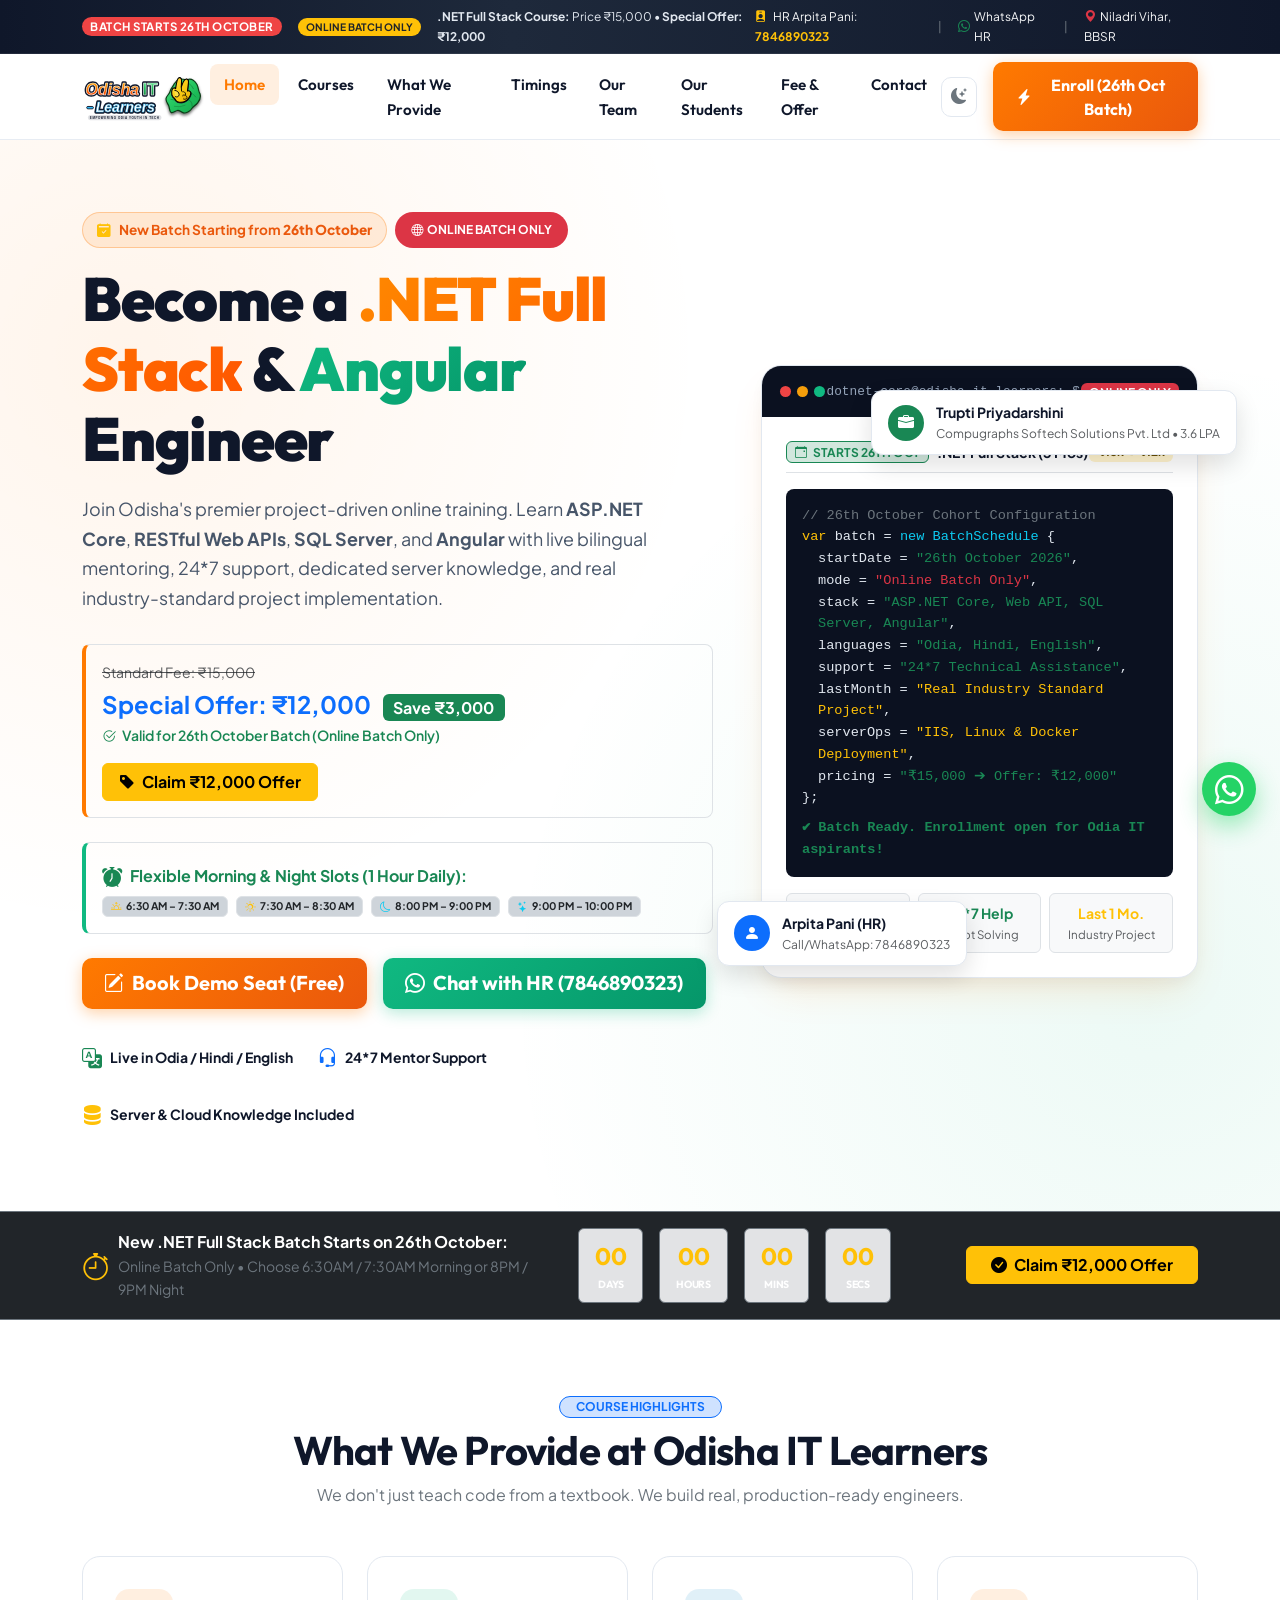
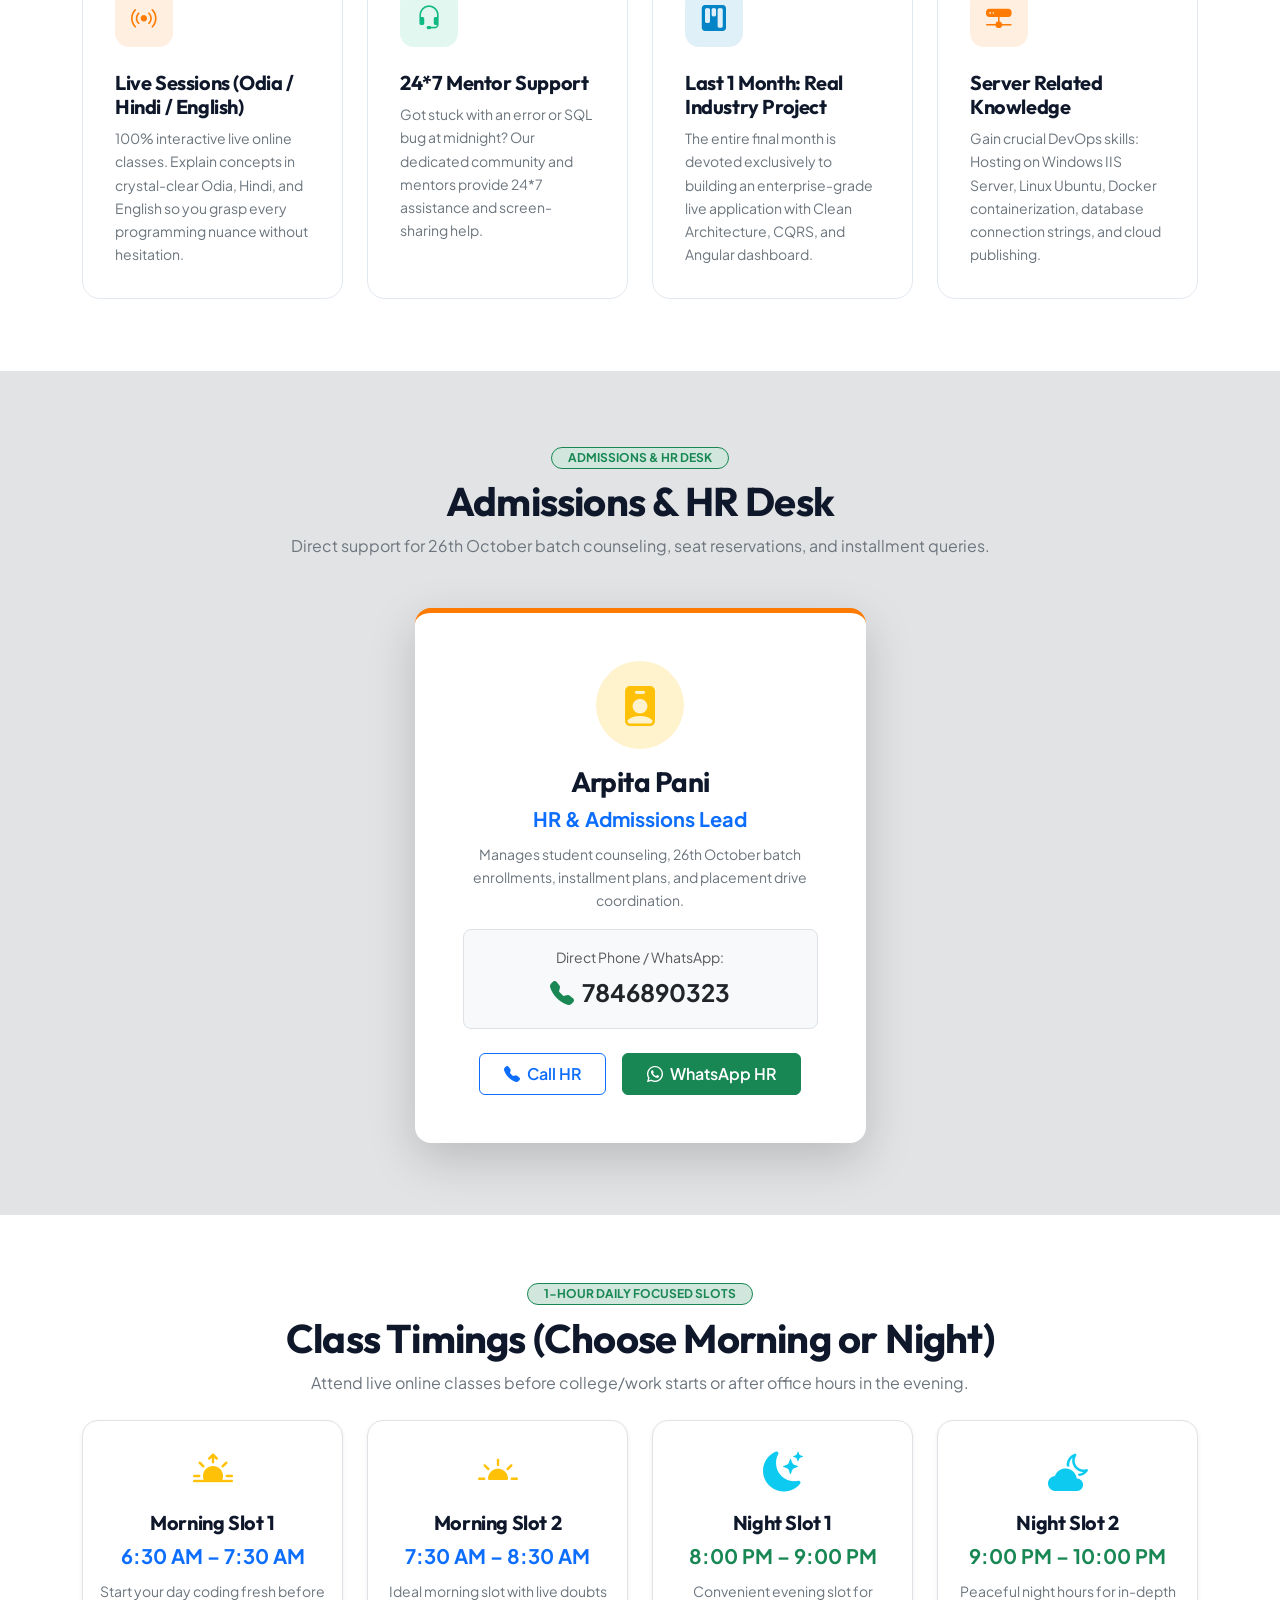
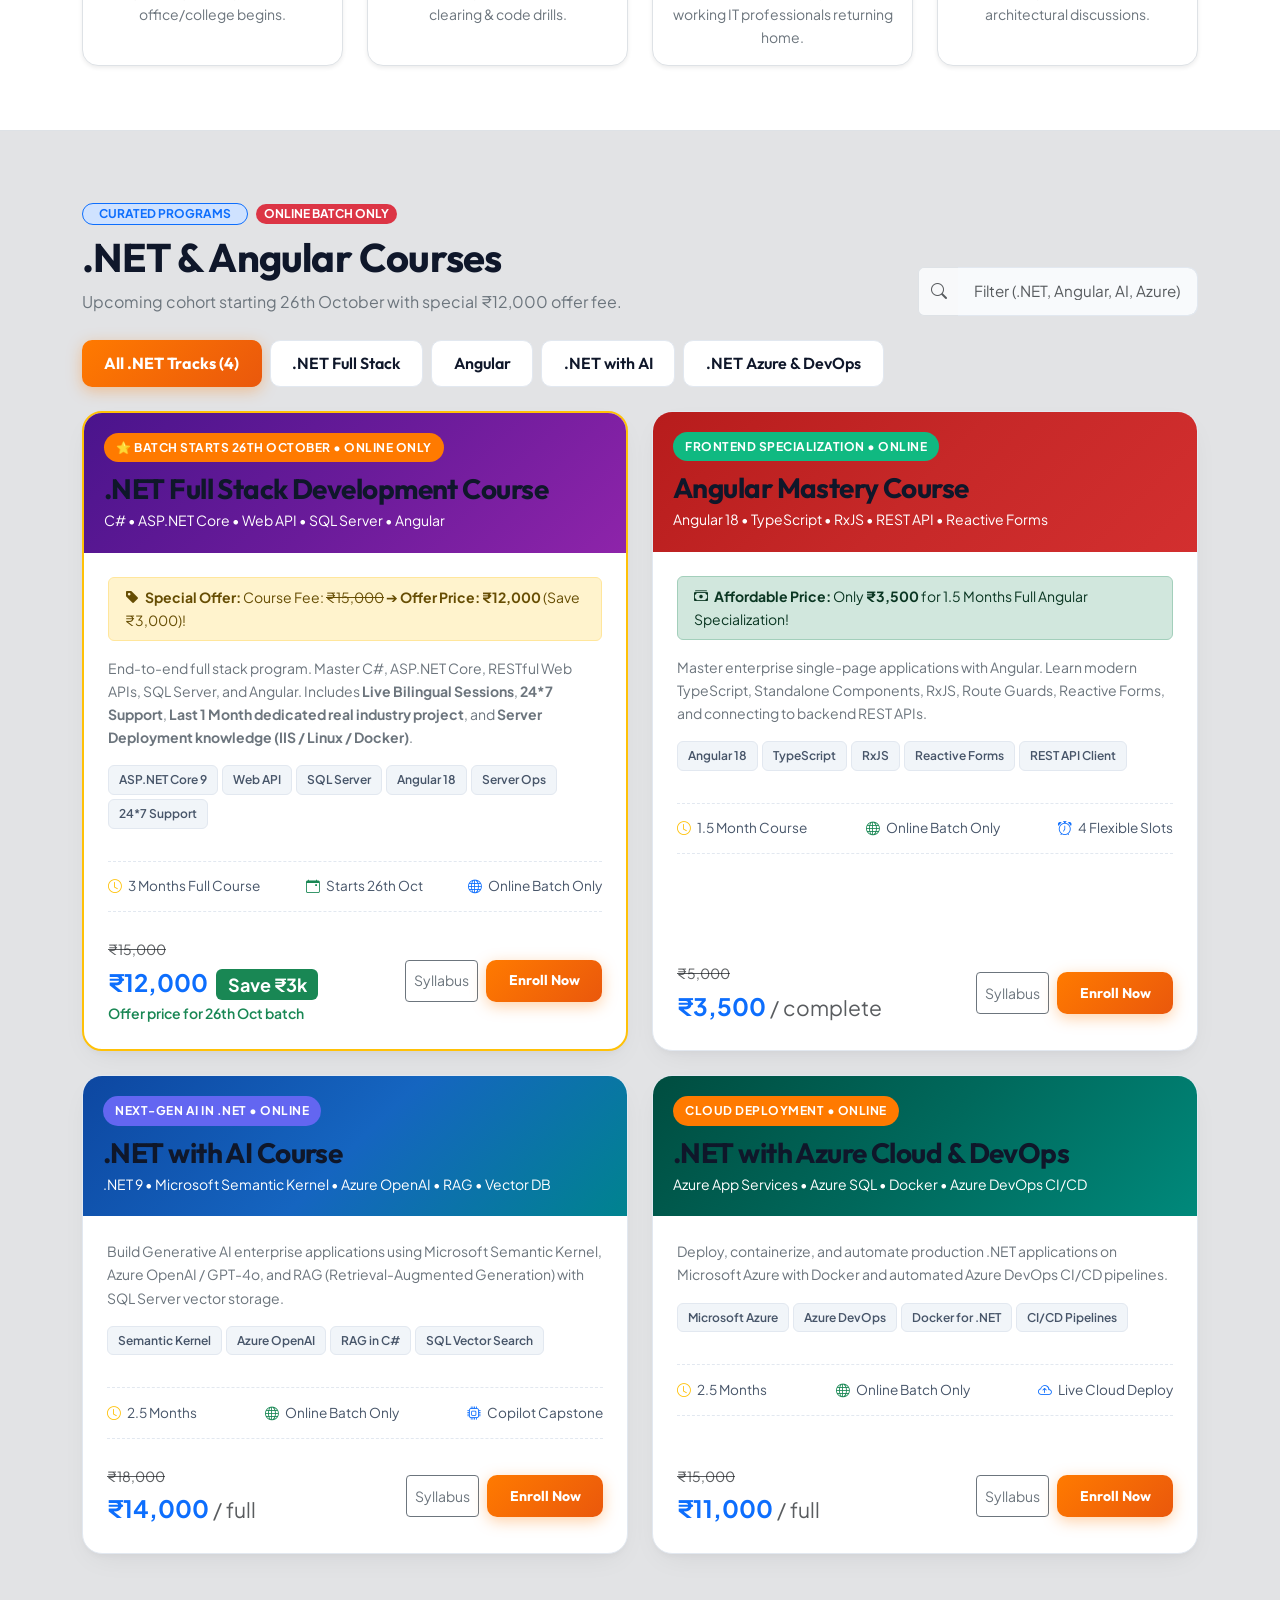
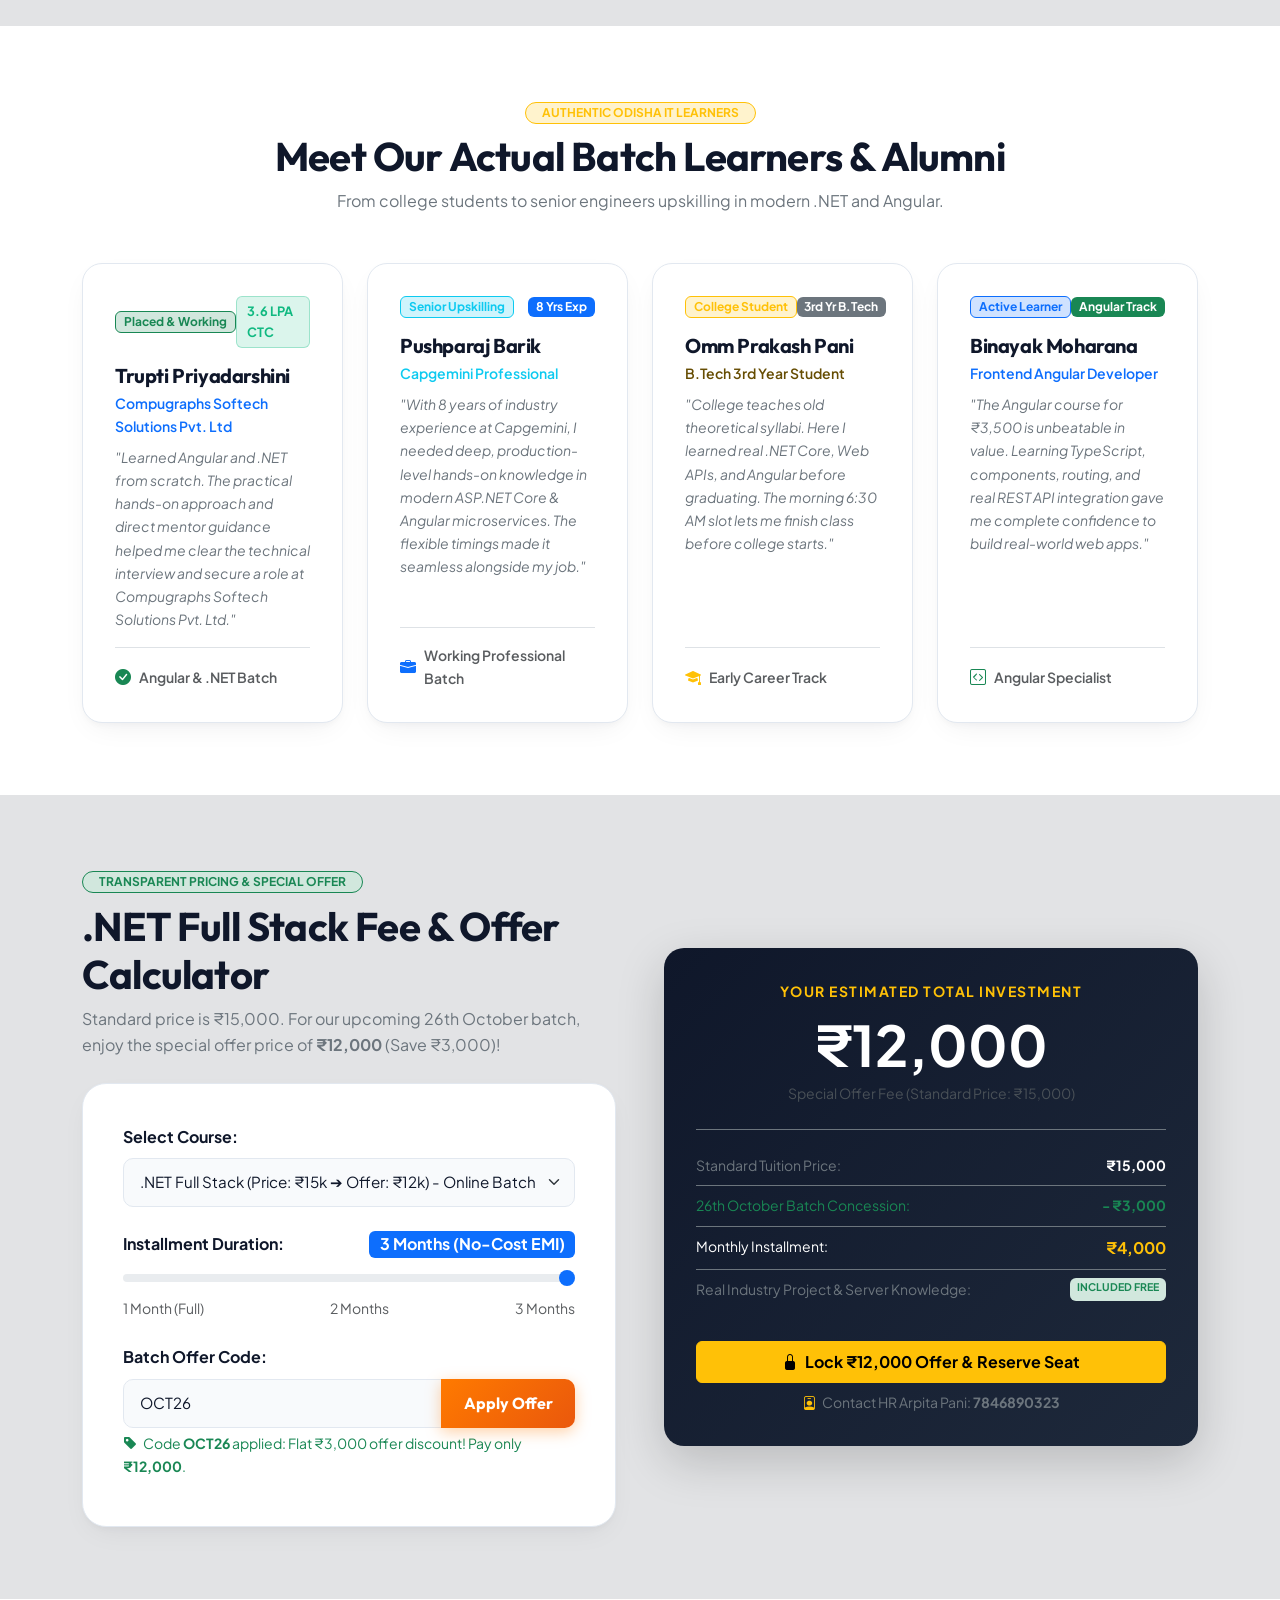
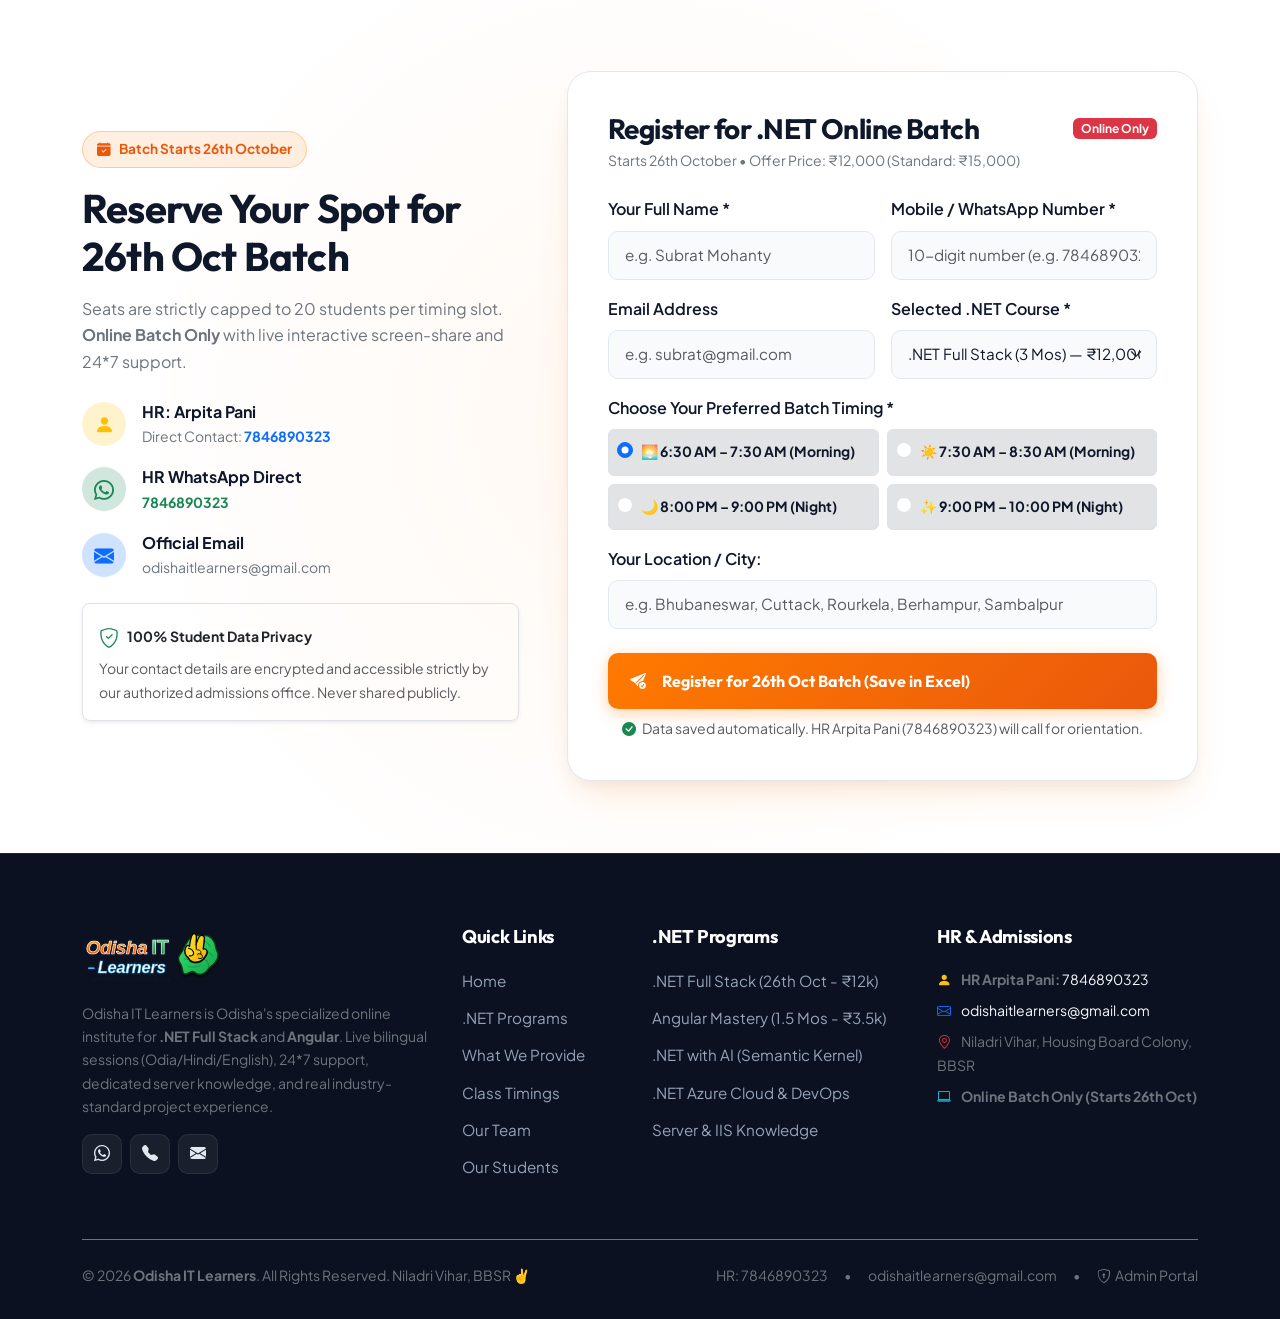
<file: index.html>
<!DOCTYPE html>
<html lang="en" data-bs-theme="light">
<head>
  <meta charset="UTF-8">
  <meta name="viewport" content="width=device-width, initial-scale=1.0">
  <meta name="description" content="Odisha IT Learners - Specialized Online IT Training Institute. New .NET Full Stack Batch Starting 26th October (Online Batch Only). Original Price ₹15k, Offer Price ₹12k. ASP.NET Core, Web API, SQL Server, Angular, Server Knowledge & 24*7 Support. HR Arpita Pani: 7846890323.">
  <meta name="keywords" content="DotNet Full Stack course online, Angular course Odisha, ASP.NET Core training, .NET course 26 October, Odisha IT Learners Niladri Vihar BBSR">
  <meta name="author" content="Odisha IT Learners">
  <title>Odisha IT Learners | .NET Full Stack & Angular (Online Batch Only - Starts 26th Oct)</title>

  <!-- Favicon -->
  <link rel="icon" type="image/svg+xml" href="assets/images/logo.svg">

  <!-- Bootstrap 5.3 CSS -->
  <link href="https://cdn.jsdelivr.net/npm/bootstrap@5.3.3/dist/css/bootstrap.min.css" rel="stylesheet" integrity="sha384-QWTKZyjpPEjISv5WaRU9OFeRpok6YctnYmDr5pNlyT2bRjXh0JMhjY6hW+ALEwIH" crossorigin="anonymous">

  <!-- Bootstrap Icons -->
  <link rel="stylesheet" href="https://cdn.jsdelivr.net/npm/bootstrap-icons@1.11.3/font/bootstrap-icons.min.css">

  <!-- Custom CSS -->
  <link rel="stylesheet" href="css/style.css">
</head>
<body>

  <!-- ==========================================================================
       TOP ANNOUNCEMENT BAR
       ========================================================================== -->
  <header class="top-announcement-bar d-none d-md-block">
    <div class="container">
      <div class="d-flex justify-content-between align-items-center">
        <div class="d-flex align-items-center gap-3">
          <span class="badge badge-live rounded-pill px-2 py-1">BATCH STARTS 26TH OCTOBER</span>
          <span class="badge bg-warning text-dark fw-bold rounded-pill px-2 py-1">ONLINE BATCH ONLY</span>
          <span class="small">
            <strong>.NET Full Stack Course:</strong> Price ₹15,000 • <strong>Special Offer: ₹12,000</strong>
          </span>
        </div>
        <div class="d-flex align-items-center gap-3 small">
          <span class="text-light">
            <i class="bi bi-person-badge-fill text-warning me-1"></i> HR Arpita Pani: 
            <a href="tel:7846890323" class="text-warning fw-bold text-decoration-none">7846890323</a>
          </span>
          <span class="text-secondary">|</span>
          <a href="https://wa.me/917846890323" target="_blank" class="text-light text-decoration-none d-flex align-items-center gap-1 hover-green">
            <i class="bi bi-whatsapp text-success"></i> WhatsApp HR
          </a>
          <span class="text-secondary">|</span>
          <span class="text-light"><i class="bi bi-geo-alt-fill text-danger me-1"></i>Niladri Vihar, BBSR</span>
        </div>
      </div>
    </div>
  </header>

  <!-- ==========================================================================
       MAIN NAVIGATION BAR
       ========================================================================== -->
  <nav class="navbar navbar-expand-lg oit-navbar">
    <div class="container">
      <!-- Brand Logo -->
      <a class="brand-logo-container" href="index.html">
        <img src="assets/images/logo.svg" alt="Odisha IT Learners Logo" class="brand-logo-img">
      </a>

      <!-- Mobile Toggle Buttons -->
      <div class="d-flex align-items-center gap-2 d-lg-none">
        <button class="theme-toggle-btn" id="themeToggleBtnMobile" aria-label="Toggle theme" onclick="document.getElementById('themeToggleBtn').click()">
          <i class="bi bi-moon-stars-fill"></i>
        </button>
        <button class="navbar-toggler border-0 shadow-none" type="button" data-bs-toggle="collapse" data-bs-target="#mainNavbar" aria-controls="mainNavbar" aria-expanded="false" aria-label="Toggle navigation">
          <span class="navbar-toggler-icon"></span>
        </button>
      </div>

      <!-- Nav Items -->
      <div class="collapse navbar-collapse" id="mainNavbar">
        <ul class="navbar-nav mx-auto mb-2 mb-lg-0 gap-lg-1">
          <li class="nav-item">
            <a class="nav-link active" href="index.html">Home</a>
          </li>
          <li class="nav-item">
            <a class="nav-link" href="#coursesSection">Courses</a>
          </li>
          <li class="nav-item">
            <a class="nav-link" href="#whatWeProvideSection">What We Provide</a>
          </li>
          <li class="nav-item">
            <a class="nav-link" href="#timingSection">Timings</a>
          </li>
          <li class="nav-item">
            <a class="nav-link" href="#teamSection">Our Team</a>
          </li>
          <li class="nav-item">
            <a class="nav-link" href="#studentsSection">Our Students</a>
          </li>
          <li class="nav-item">
            <a class="nav-link" href="#calculatorSection">Fee & Offer</a>
          </li>
          <li class="nav-item">
            <a class="nav-link" href="contact.html">Contact</a>
          </li>
        </ul>

        <!-- Right Action Controls -->
        <div class="d-flex align-items-center gap-3">
          <button class="theme-toggle-btn d-none d-lg-flex" id="themeToggleBtn" aria-label="Toggle color mode" title="Toggle Light/Dark Theme">
            <i class="bi bi-moon-stars-fill" id="themeIcon"></i>
          </button>
          <a href="#inquirySection" class="btn btn-oit-primary">
            <i class="bi bi-lightning-charge-fill"></i> Enroll (26th Oct Batch)
          </a>
        </div>
      </div>
    </div>
  </nav>

  <!-- ==========================================================================
       HERO SECTION
       ========================================================================== -->
  <section class="hero-section">
    <div class="container">
      <div class="row align-items-center g-5">
        
        <!-- Left Content -->
        <div class="col-lg-7">
          <div class="d-flex flex-wrap gap-2 mb-3">
            <div class="hero-pill-badge mb-0">
              <i class="bi bi-calendar2-check-fill text-warning"></i>
              <span>New Batch Starting from <strong>26th October</strong></span>
            </div>
            <span class="badge bg-danger text-white rounded-pill px-3 py-2 fw-bold d-inline-flex align-items-center">
              <i class="bi bi-globe me-1"></i> ONLINE BATCH ONLY
            </span>
          </div>

          <h1 class="hero-title">
            Become a <span class="text-gradient-orange">.NET Full Stack</span> & <span class="text-gradient-green">Angular</span> Engineer
          </h1>

          <p class="hero-description">
            Join Odisha's premier project-driven online training. Learn <strong>ASP.NET Core</strong>, <strong>RESTful Web APIs</strong>, <strong>SQL Server</strong>, and <strong>Angular</strong> with live bilingual mentoring, 24*7 support, dedicated server knowledge, and real industry-standard project implementation.
          </p>

          <!-- Price & Offer Callout Box -->
          <div class="p-3 rounded-3 mb-4 border bg-surface d-flex flex-wrap align-items-center justify-content-between gap-3" style="border-left: 4px solid var(--oit-orange) !important;">
            <div>
              <div class="small text-muted text-decoration-line-through">Standard Fee: ₹15,000</div>
              <div class="fs-4 fw-bold text-primary">
                Special Offer: ₹12,000 <span class="badge bg-success ms-2 fs-6">Save ₹3,000</span>
              </div>
              <div class="small text-success fw-semibold">
                <i class="bi bi-check2-circle me-1"></i> Valid for 26th October Batch (Online Batch Only)
              </div>
            </div>
            <div>
              <a href="#inquirySection" class="btn btn-warning fw-bold px-3">
                <i class="bi bi-tag-fill me-1"></i> Claim ₹12,000 Offer
              </a>
            </div>
          </div>

          <!-- Class Timings Pill -->
          <div class="p-3 rounded-3 mb-4 border bg-surface" style="border-left: 4px solid var(--oit-green) !important;">
            <div class="d-flex align-items-center gap-2 fw-bold text-success mb-1">
              <i class="bi bi-alarm-fill fs-5"></i> Flexible Morning & Night Slots (1 Hour Daily):
            </div>
            <div class="d-flex flex-wrap gap-2 small">
              <span class="badge bg-dark-subtle text-body border px-2 py-1"><i class="bi bi-sunrise me-1 text-warning"></i>6:30 AM – 7:30 AM</span>
              <span class="badge bg-dark-subtle text-body border px-2 py-1"><i class="bi bi-sun me-1 text-warning"></i>7:30 AM – 8:30 AM</span>
              <span class="badge bg-dark-subtle text-body border px-2 py-1"><i class="bi bi-moon me-1 text-info"></i>8:00 PM – 9:00 PM</span>
              <span class="badge bg-dark-subtle text-body border px-2 py-1"><i class="bi bi-stars me-1 text-info"></i>9:00 PM – 10:00 PM</span>
            </div>
          </div>

          <!-- Action Buttons -->
          <div class="d-flex flex-wrap gap-3 mb-4">
            <a href="#inquirySection" class="btn btn-oit-primary btn-lg">
              <i class="bi bi-pencil-square"></i> Book Demo Seat (Free)
            </a>
            <a href="https://wa.me/917846890323?text=Hi%20Arpita%20Ma'am%20(HR),%20I%20am%20interested%20in%20the%2026th%20October%20.NET%20Full%20Stack%20Online%20Batch" target="_blank" class="btn btn-oit-secondary btn-lg">
              <i class="bi bi-whatsapp"></i> Chat with HR (7846890323)
            </a>
          </div>

          <!-- Trust Badges -->
          <div class="d-flex flex-wrap align-items-center gap-4 pt-2">
            <div class="d-flex align-items-center gap-2">
              <i class="bi bi-translate text-success fs-5"></i>
              <span class="small fw-bold">Live in Odia / Hindi / English</span>
            </div>
            <div class="d-flex align-items-center gap-2">
              <i class="bi bi-headset text-primary fs-5"></i>
              <span class="small fw-bold">24*7 Mentor Support</span>
            </div>
            <div class="d-flex align-items-center gap-2">
              <i class="bi bi-server text-warning fs-5"></i>
              <span class="small fw-bold">Server & Cloud Knowledge Included</span>
            </div>
          </div>
        </div>

        <!-- Right Terminal / Visual -->
        <div class="col-lg-5 position-relative">
          <div class="hero-preview-window">
            <div class="terminal-header">
              <div class="terminal-dots">
                <span class="terminal-dot red"></span>
                <span class="terminal-dot yellow"></span>
                <span class="terminal-dot green"></span>
              </div>
              <div class="terminal-title">dotnet-core@odisha-it-learners:~$</div>
              <div><span class="badge bg-danger text-white py-1">ONLINE ONLY</span></div>
            </div>

            <div class="hero-preview-body">
              <div class="d-flex align-items-center justify-content-between mb-3 pb-2 border-bottom">
                <div class="d-flex align-items-center gap-2">
                  <span class="badge bg-success-subtle text-success border border-success px-2 py-1">
                    <i class="bi bi-calendar-event me-1"></i> STARTS 26TH OCT
                  </span>
                  <span class="small fw-bold">.NET Full Stack (3 Mos)</span>
                </div>
                <span class="badge bg-warning-subtle text-warning-emphasis fw-bold">₹15k ➔ ₹12k</span>
              </div>

              <!-- Terminal Code Animation -->
              <div class="p-3 rounded-3 mb-3" style="background: #0B1120; color: #E2E8F0; font-family: monospace; font-size: 0.85rem; line-height: 1.6;">
                <div><span class="text-secondary">// 26th October Cohort Configuration</span></div>
                <div><span class="text-warning">var</span> batch = <span class="text-info">new BatchSchedule</span> {</div>
                <div class="ps-3">startDate = <span class="text-success">"26th October 2026"</span>,</div>
                <div class="ps-3">mode = <span class="text-danger">"Online Batch Only"</span>,</div>
                <div class="ps-3">stack = <span class="text-success">"ASP.NET Core, Web API, SQL Server, Angular"</span>,</div>
                <div class="ps-3">languages = <span class="text-success">"Odia, Hindi, English"</span>,</div>
                <div class="ps-3">support = <span class="text-success">"24*7 Technical Assistance"</span>,</div>
                <div class="ps-3">lastMonth = <span class="text-warning">"Real Industry Standard Project"</span>,</div>
                <div class="ps-3">serverOps = <span class="text-warning">"IIS, Linux & Docker Deployment"</span>,</div>
                <div class="ps-3">pricing = <span class="text-success">"₹15,000 ➔ Offer: ₹12,000"</span></div>
                <div>};</div>
                <div class="mt-2 text-success fw-bold">✔ Batch Ready. Enrollment open for Odia IT aspirants!</div>
              </div>

              <!-- Mini Highlights Bar -->
              <div class="row g-2 text-center small">
                <div class="col-4">
                  <div class="p-2 rounded bg-light border">
                    <div class="fw-bold text-primary">Live Sessions</div>
                    <div class="text-muted" style="font-size: 0.72rem;">Odia / Eng / Hin</div>
                  </div>
                </div>
                <div class="col-4">
                  <div class="p-2 rounded bg-light border">
                    <div class="fw-bold text-success">24*7 Help</div>
                    <div class="text-muted" style="font-size: 0.72rem;">Doubt Solving</div>
                  </div>
                </div>
                <div class="col-4">
                  <div class="p-2 rounded bg-light border">
                    <div class="fw-bold text-warning">Last 1 Mo.</div>
                    <div class="text-muted" style="font-size: 0.72rem;">Industry Project</div>
                  </div>
                </div>
              </div>
            </div>
          </div>

          <!-- Floating HR Pill -->
          <div class="floating-stat-pill floating-pill-1">
            <div class="bg-primary text-white rounded-circle p-2 d-flex align-items-center justify-content-center" style="width: 36px; height: 36px;">
              <i class="bi bi-person-fill"></i>
            </div>
            <div>
              <div class="small fw-bold">Arpita Pani (HR)</div>
              <div class="text-muted" style="font-size: 0.75rem;">Call/WhatsApp: 7846890323</div>
            </div>
          </div>

          <!-- Floating Student Pill -->
          <div class="floating-stat-pill floating-pill-2">
            <div class="bg-success text-white rounded-circle p-2 d-flex align-items-center justify-content-center" style="width: 36px; height: 36px;">
              <i class="bi bi-briefcase-fill"></i>
            </div>
            <div>
              <div class="small fw-bold">Trupti Priyadarshini</div>
              <div class="text-muted" style="font-size: 0.75rem;">Compugraphs Softech Solutions Pvt. Ltd • 3.6 LPA</div>
            </div>
          </div>
        </div>

      </div>
    </div>
  </section>

  <!-- ==========================================================================
       NEXT BATCH COUNTDOWN (TARGET: 26TH OCTOBER)
       ========================================================================== -->
  <section class="py-3 bg-dark text-white border-top border-bottom border-secondary">
    <div class="container">
      <div class="row align-items-center g-3">
        <div class="col-lg-5 text-center text-lg-start">
          <div class="d-flex align-items-center justify-content-center justify-content-lg-start gap-2">
            <i class="bi bi-stopwatch text-warning fs-3"></i>
            <div>
              <div class="fw-bold">New .NET Full Stack Batch Starts on 26th October:</div>
              <div class="small text-secondary">Online Batch Only • Choose 6:30AM / 7:30AM Morning or 8PM / 9PM Night</div>
            </div>
          </div>
        </div>

        <div class="col-lg-4 text-center">
          <div class="d-flex justify-content-center gap-2 gap-sm-3 font-heading fw-bold">
            <div class="bg-secondary-subtle text-white p-2 rounded px-3 border border-secondary text-center">
              <span id="cdDays" class="fs-4 text-warning">14</span>
              <div class="text-uppercase" style="font-size: 0.65rem;">Days</div>
            </div>
            <div class="bg-secondary-subtle text-white p-2 rounded px-3 border border-secondary text-center">
              <span id="cdHours" class="fs-4 text-warning">16</span>
              <div class="text-uppercase" style="font-size: 0.65rem;">Hours</div>
            </div>
            <div class="bg-secondary-subtle text-white p-2 rounded px-3 border border-secondary text-center">
              <span id="cdMins" class="fs-4 text-warning">45</span>
              <div class="text-uppercase" style="font-size: 0.65rem;">Mins</div>
            </div>
            <div class="bg-secondary-subtle text-white p-2 rounded px-3 border border-secondary text-center">
              <span id="cdSecs" class="fs-4 text-warning">10</span>
              <div class="text-uppercase" style="font-size: 0.65rem;">Secs</div>
            </div>
          </div>
        </div>

        <div class="col-lg-3 text-center text-lg-end">
          <a href="#inquirySection" class="btn btn-warning fw-bold px-4">
            <i class="bi bi-check-circle-fill me-1"></i> Claim ₹12,000 Offer
          </a>
        </div>
      </div>
    </div>
  </section>

  <!-- ==========================================================================
       WHAT WE PROVIDE (4 PILLARS OF OUR TRAINING)
       ========================================================================== -->
  <section class="py-5" id="whatWeProvideSection">
    <div class="container py-4">
      <div class="text-center max-w-700 mx-auto mb-5">
        <span class="badge rounded-pill bg-primary-subtle text-primary border border-primary px-3 py-1 fw-bold text-uppercase">Course Highlights</span>
        <h2 class="display-6 fw-bold mt-2">What We Provide at Odisha IT Learners</h2>
        <p class="text-secondary">We don't just teach code from a textbook. We build real, production-ready engineers.</p>
      </div>

      <div class="row g-4">
        <!-- Feature 1: Live Sessions -->
        <div class="col-md-6 col-lg-3">
          <div class="feature-card">
            <div class="feature-icon-wrapper feature-icon-orange">
              <i class="bi bi-broadcast"></i>
            </div>
            <h5 class="fw-bold mb-2">Live Sessions (Odia / Hindi / English)</h5>
            <p class="text-secondary small mb-0">
              100% interactive live online classes. Explain concepts in crystal-clear Odia, Hindi, and English so you grasp every programming nuance without hesitation.
            </p>
          </div>
        </div>

        <!-- Feature 2: 24*7 Support -->
        <div class="col-md-6 col-lg-3">
          <div class="feature-card">
            <div class="feature-icon-wrapper feature-icon-green">
              <i class="bi bi-headset"></i>
            </div>
            <h5 class="fw-bold mb-2">24*7 Mentor Support</h5>
            <p class="text-secondary small mb-0">
              Got stuck with an error or SQL bug at midnight? Our dedicated community and mentors provide 24*7 assistance and screen-sharing help.
            </p>
          </div>
        </div>

        <!-- Feature 3: Last 1 Month Industry Project -->
        <div class="col-md-6 col-lg-3">
          <div class="feature-card">
            <div class="feature-icon-wrapper feature-icon-blue">
              <i class="bi bi-kanban-fill"></i>
            </div>
            <h5 class="fw-bold mb-2">Last 1 Month: Real Industry Project</h5>
            <p class="text-secondary small mb-0">
              The entire final month is devoted exclusively to building an enterprise-grade live application with Clean Architecture, CQRS, and Angular dashboard.
            </p>
          </div>
        </div>

        <!-- Feature 4: Server Related Knowledge -->
        <div class="col-md-6 col-lg-3">
          <div class="feature-card">
            <div class="feature-icon-wrapper feature-icon-orange">
              <i class="bi bi-hdd-network-fill"></i>
            </div>
            <h5 class="fw-bold mb-2">Server Related Knowledge</h5>
            <p class="text-secondary small mb-0">
              Gain crucial DevOps skills: Hosting on Windows IIS Server, Linux Ubuntu, Docker containerization, database connection strings, and cloud publishing.
            </p>
          </div>
        </div>
      </div>
    </div>
  </section>

  <!-- ==========================================================================
       OUR TEAM (HR & ADMISSIONS LEAD)
       ========================================================================== -->
  <section class="py-5 bg-secondary-subtle" id="teamSection">
    <div class="container py-4">
      <div class="text-center max-w-700 mx-auto mb-5">
        <span class="badge rounded-pill bg-success-subtle text-success border border-success px-3 py-1 fw-bold text-uppercase">Admissions & HR Desk</span>
        <h2 class="display-6 fw-bold mt-2">Admissions & HR Desk</h2>
        <p class="text-secondary">Direct support for 26th October batch counseling, seat reservations, and installment queries.</p>
      </div>

      <div class="row justify-content-center">
        <!-- Team Member: Arpita Pani (HR) -->
        <div class="col-md-8 col-lg-5">
          <div class="card h-100 border-0 shadow-lg text-center p-4 p-md-5 rounded-4" style="border-top: 5px solid var(--oit-orange) !important;">
            <div class="mx-auto mb-3 bg-warning-subtle text-warning rounded-circle d-flex align-items-center justify-content-center" style="width: 88px; height: 88px; font-size: 2.5rem;">
              <i class="bi bi-person-badge-fill"></i>
            </div>
            <h3 class="fw-bold mb-1">Arpita Pani</h3>
            <div class="text-primary fw-bold fs-5 mb-2">HR & Admissions Lead</div>
            <p class="text-secondary small mb-3">
              Manages student counseling, 26th October batch enrollments, installment plans, and placement drive coordination.
            </p>
            <div class="p-3 rounded-3 bg-light border mb-4">
              <div class="small text-muted mb-1">Direct Phone / WhatsApp:</div>
              <a href="tel:7846890323" class="fw-bold text-decoration-none fs-4 text-dark d-flex align-items-center justify-content-center gap-2">
                <i class="bi bi-telephone-fill text-success"></i> 7846890323
              </a>
            </div>
            <div class="d-flex justify-content-center gap-3">
              <a href="tel:7846890323" class="btn btn-outline-primary px-4 py-2 fw-semibold">
                <i class="bi bi-telephone-fill me-1"></i> Call HR
              </a>
              <a href="https://wa.me/917846890323?text=Hello%20Arpita%20Ma'am%20(HR),%20I%20have%20an%20inquiry%20regarding%20the%2026th%20October%20.NET%20batch" target="_blank" class="btn btn-success px-4 py-2 fw-semibold">
                <i class="bi bi-whatsapp me-1"></i> WhatsApp HR
              </a>
            </div>
          </div>
        </div>
      </div>
    </div>
  </section>

  <!-- ==========================================================================
       DEDICATED CLASS TIMINGS SECTION
       ========================================================================== -->
  <section class="py-5 bg-surface border-bottom" id="timingSection">
    <div class="container py-3">
      <div class="text-center max-w-700 mx-auto mb-4">
        <span class="badge rounded-pill bg-success-subtle text-success border border-success px-3 py-1 fw-bold text-uppercase">1-Hour Daily Focused Slots</span>
        <h2 class="display-6 fw-bold mt-2">Class Timings (Choose Morning or Night)</h2>
        <p class="text-secondary mb-0">Attend live online classes before college/work starts or after office hours in the evening.</p>
      </div>

      <div class="row g-4 justify-content-center">
        <!-- Morning Slot 1 -->
        <div class="col-sm-6 col-lg-3">
          <div class="card h-100 border text-center p-3 rounded-4 shadow-sm">
            <div class="mx-auto mb-2 text-warning fs-1"><i class="bi bi-sunrise-fill"></i></div>
            <h5 class="fw-bold mb-1">Morning Slot 1</h5>
            <div class="fs-5 fw-bold text-primary mb-2">6:30 AM – 7:30 AM</div>
            <p class="text-secondary small mb-0">Start your day coding fresh before office/college begins.</p>
          </div>
        </div>

        <!-- Morning Slot 2 -->
        <div class="col-sm-6 col-lg-3">
          <div class="card h-100 border text-center p-3 rounded-4 shadow-sm">
            <div class="mx-auto mb-2 text-warning fs-1"><i class="bi bi-brightness-alt-high-fill"></i></div>
            <h5 class="fw-bold mb-1">Morning Slot 2</h5>
            <div class="fs-5 fw-bold text-primary mb-2">7:30 AM – 8:30 AM</div>
            <p class="text-secondary small mb-0">Ideal morning slot with live doubts clearing & code drills.</p>
          </div>
        </div>

        <!-- Night Slot 1 -->
        <div class="col-sm-6 col-lg-3">
          <div class="card h-100 border text-center p-3 rounded-4 shadow-sm">
            <div class="mx-auto mb-2 text-info fs-1"><i class="bi bi-moon-stars-fill"></i></div>
            <h5 class="fw-bold mb-1">Night Slot 1</h5>
            <div class="fs-5 fw-bold text-success mb-2">8:00 PM – 9:00 PM</div>
            <p class="text-secondary small mb-0">Convenient evening slot for working IT professionals returning home.</p>
          </div>
        </div>

        <!-- Night Slot 2 -->
        <div class="col-sm-6 col-lg-3">
          <div class="card h-100 border text-center p-3 rounded-4 shadow-sm">
            <div class="mx-auto mb-2 text-info fs-1"><i class="bi bi-cloud-moon-fill"></i></div>
            <h5 class="fw-bold mb-1">Night Slot 2</h5>
            <div class="fs-5 fw-bold text-success mb-2">9:00 PM – 10:00 PM</div>
            <p class="text-secondary small mb-0">Peaceful night hours for in-depth architectural discussions.</p>
          </div>
        </div>
      </div>
    </div>
  </section>

  <!-- ==========================================================================
       ALL .NET RELATED COURSES (CATALOG)
       ========================================================================== -->
  <section class="py-5 bg-secondary-subtle" id="coursesSection">
    <div class="container py-4">
      <div class="d-flex flex-column flex-md-row justify-content-between align-items-md-end mb-4">
        <div>
          <div class="d-flex align-items-center gap-2">
            <span class="badge rounded-pill bg-primary-subtle text-primary border border-primary px-3 py-1 fw-bold text-uppercase">Curated Programs</span>
            <span class="badge bg-danger text-white rounded-pill px-2 py-1 small fw-bold">ONLINE BATCH ONLY</span>
          </div>
          <h2 class="display-6 fw-bold mt-2">.NET & Angular Courses</h2>
          <p class="text-secondary mb-0">Upcoming cohort starting 26th October with special ₹12,000 offer fee.</p>
        </div>

        <!-- Search Bar -->
        <div class="mt-3 mt-md-0" style="min-width: 280px;">
          <div class="input-group">
            <span class="input-group-text bg-surface border-end-0"><i class="bi bi-search text-muted"></i></span>
            <input type="text" id="courseSearchInput" class="form-control border-start-0" placeholder="Filter (.NET, Angular, AI, Azure)">
          </div>
        </div>
      </div>

      <!-- Category Filter Tabs -->
      <div class="d-flex flex-wrap gap-2 mb-4">
        <button class="btn btn-oit-primary active" data-course-filter="all">All .NET Tracks (4)</button>
        <button class="btn btn-oit-outline" data-course-filter="fullstack">.NET Full Stack</button>
        <button class="btn btn-oit-outline" data-course-filter="angular">Angular</button>
        <button class="btn btn-oit-outline" data-course-filter="ai">.NET with AI</button>
        <button class="btn btn-oit-outline" data-course-filter="azure">.NET Azure & DevOps</button>
      </div>

      <!-- Course Cards Grid -->
      <div class="row g-4" id="courseCardGrid">
        
        <!-- Course 1: .NET Full Stack Development Course -->
        <div class="col-md-6 col-lg-6 course-item-col" data-category="fullstack">
          <div class="course-card border-warning" style="border-width: 2px;">
            <div class="course-banner java-fullstack text-white" style="background: linear-gradient(135deg, #4A148C 0%, #6A1B9A 50%, #8E24AA 100%);">
              <span class="course-badge-top badge-trending">⭐ Batch Starts 26th October • Online Only</span>
              <div>
                <h3 class="fw-bold mb-1">.NET Full Stack Development Course</h3>
                <div class="small opacity-90">C# • ASP.NET Core • Web API • SQL Server • Angular</div>
              </div>
            </div>
            <div class="course-card-body">
              <div class="alert alert-warning py-2 px-3 small mb-3">
                <i class="bi bi-tag-fill me-1"></i> <strong>Special Offer:</strong> Course Fee: <span class="text-decoration-line-through">₹15,000</span> ➔ <strong>Offer Price: ₹12,000</strong> (Save ₹3,000)!
              </div>

              <p class="text-secondary small mb-3">
                End-to-end full stack program. Master C#, ASP.NET Core, RESTful Web APIs, SQL Server, and Angular. Includes <strong>Live Bilingual Sessions</strong>, <strong>24*7 Support</strong>, <strong>Last 1 Month dedicated real industry project</strong>, and <strong>Server Deployment knowledge (IIS / Linux / Docker)</strong>.
              </p>
              
              <div class="course-tags-wrapper d-flex flex-wrap gap-1 mb-3">
                <span class="course-tech-tag">ASP.NET Core 9</span>
                <span class="course-tech-tag">Web API</span>
                <span class="course-tech-tag">SQL Server</span>
                <span class="course-tech-tag">Angular 18</span>
                <span class="course-tech-tag">Server Ops</span>
                <span class="course-tech-tag">24*7 Support</span>
              </div>

              <div class="course-meta-row">
                <span><i class="bi bi-clock me-1 text-warning"></i> 3 Months Full Course</span>
                <span><i class="bi bi-calendar-event me-1 text-success"></i> Starts 26th Oct</span>
                <span><i class="bi bi-globe me-1 text-primary"></i> Online Batch Only</span>
              </div>

              <div class="d-flex align-items-center justify-content-between mt-auto pt-2">
                <div>
                  <span class="text-decoration-line-through text-muted small">₹15,000</span>
                  <div class="fw-bold fs-4 text-primary">₹12,000 <span class="badge bg-success ms-1 small">Save ₹3k</span></div>
                  <div class="text-success small fw-semibold">Offer price for 26th Oct batch</div>
                </div>
                <div class="d-flex gap-2">
                  <button class="btn btn-sm btn-outline-secondary" data-bs-toggle="modal" data-bs-target="#syllabusDetailModal" data-course-key="dotnet-fullstack">
                    Syllabus
                  </button>
                  <a href="#inquirySection" class="btn btn-sm btn-oit-primary">Enroll Now</a>
                </div>
              </div>
            </div>
          </div>
        </div>

        <!-- Course 2: Angular Mastery Course -->
        <div class="col-md-6 col-lg-6 course-item-col" data-category="angular">
          <div class="course-card">
            <div class="course-banner fs-web text-white" style="background: linear-gradient(135deg, #B71C1C 0%, #C62828 50%, #D32F2F 100%);">
              <span class="course-badge-top badge-popular">Frontend Specialization • Online</span>
              <div>
                <h3 class="fw-bold mb-1">Angular Mastery Course</h3>
                <div class="small opacity-90">Angular 18 • TypeScript • RxJS • REST API • Reactive Forms</div>
              </div>
            </div>
            <div class="course-card-body">
              <div class="alert alert-success py-2 px-3 small mb-3">
                <i class="bi bi-cash-stack me-1"></i> <strong>Affordable Price:</strong> Only <strong>₹3,500</strong> for 1.5 Months Full Angular Specialization!
              </div>

              <p class="text-secondary small mb-3">
                Master enterprise single-page applications with Angular. Learn modern TypeScript, Standalone Components, RxJS, Route Guards, Reactive Forms, and connecting to backend REST APIs.
              </p>
              
              <div class="course-tags-wrapper d-flex flex-wrap gap-1 mb-3">
                <span class="course-tech-tag">Angular 18</span>
                <span class="course-tech-tag">TypeScript</span>
                <span class="course-tech-tag">RxJS</span>
                <span class="course-tech-tag">Reactive Forms</span>
                <span class="course-tech-tag">REST API Client</span>
              </div>

              <div class="course-meta-row">
                <span><i class="bi bi-clock me-1 text-warning"></i> 1.5 Month Course</span>
                <span><i class="bi bi-globe me-1 text-success"></i> Online Batch Only</span>
                <span><i class="bi bi-alarm me-1 text-primary"></i> 4 Flexible Slots</span>
              </div>

              <div class="d-flex align-items-center justify-content-between mt-auto pt-2">
                <div>
                  <span class="text-decoration-line-through text-muted small">₹5,000</span>
                  <div class="fw-bold fs-4 text-primary">₹3,500 <span class="small text-muted fw-normal">/ complete</span></div>
                </div>
                <div class="d-flex gap-2">
                  <button class="btn btn-sm btn-outline-secondary" data-bs-toggle="modal" data-bs-target="#syllabusDetailModal" data-course-key="angular-mastery">
                    Syllabus
                  </button>
                  <a href="#inquirySection" class="btn btn-sm btn-oit-primary">Enroll Now</a>
                </div>
              </div>
            </div>
          </div>
        </div>

        <!-- Course 3: .NET with AI Course -->
        <div class="col-md-6 col-lg-6 course-item-col" data-category="ai">
          <div class="course-card">
            <div class="course-banner data-ai text-white" style="background: linear-gradient(135deg, #0D47A1 0%, #1565C0 50%, #00838F 100%);">
              <span class="course-badge-top badge-highdemand">Next-Gen AI in .NET • Online</span>
              <div>
                <h3 class="fw-bold mb-1">.NET with AI Course</h3>
                <div class="small opacity-90">.NET 9 • Microsoft Semantic Kernel • Azure OpenAI • RAG • Vector DB</div>
              </div>
            </div>
            <div class="course-card-body">
              <p class="text-secondary small mb-3">
                Build Generative AI enterprise applications using Microsoft Semantic Kernel, Azure OpenAI / GPT-4o, and RAG (Retrieval-Augmented Generation) with SQL Server vector storage.
              </p>
              
              <div class="course-tags-wrapper d-flex flex-wrap gap-1 mb-3">
                <span class="course-tech-tag">Semantic Kernel</span>
                <span class="course-tech-tag">Azure OpenAI</span>
                <span class="course-tech-tag">RAG in C#</span>
                <span class="course-tech-tag">SQL Vector Search</span>
              </div>

              <div class="course-meta-row">
                <span><i class="bi bi-clock me-1 text-warning"></i> 2.5 Months</span>
                <span><i class="bi bi-globe me-1 text-success"></i> Online Batch Only</span>
                <span><i class="bi bi-cpu me-1 text-primary"></i> Copilot Capstone</span>
              </div>

              <div class="d-flex align-items-center justify-content-between mt-auto pt-2">
                <div>
                  <span class="text-decoration-line-through text-muted small">₹18,000</span>
                  <div class="fw-bold fs-4 text-primary">₹14,000 <span class="small text-muted fw-normal">/ full</span></div>
                </div>
                <div class="d-flex gap-2">
                  <button class="btn btn-sm btn-outline-secondary" data-bs-toggle="modal" data-bs-target="#syllabusDetailModal" data-course-key="dotnet-ai">
                    Syllabus
                  </button>
                  <a href="#inquirySection" class="btn btn-sm btn-oit-primary">Enroll Now</a>
                </div>
              </div>
            </div>
          </div>
        </div>

        <!-- Course 4: .NET with Azure Cloud & DevOps -->
        <div class="col-md-6 col-lg-6 course-item-col" data-category="azure">
          <div class="course-card">
            <div class="course-banner cloud-devops text-white" style="background: linear-gradient(135deg, #004D40 0%, #00695C 50%, #00897B 100%);">
              <span class="course-badge-top badge-trending">Cloud Deployment • Online</span>
              <div>
                <h3 class="fw-bold mb-1">.NET with Azure Cloud & DevOps</h3>
                <div class="small opacity-90">Azure App Services • Azure SQL • Docker • Azure DevOps CI/CD</div>
              </div>
            </div>
            <div class="course-card-body">
              <p class="text-secondary small mb-3">
                Deploy, containerize, and automate production .NET applications on Microsoft Azure with Docker and automated Azure DevOps CI/CD pipelines.
              </p>
              
              <div class="course-tags-wrapper d-flex flex-wrap gap-1 mb-3">
                <span class="course-tech-tag">Microsoft Azure</span>
                <span class="course-tech-tag">Azure DevOps</span>
                <span class="course-tech-tag">Docker for .NET</span>
                <span class="course-tech-tag">CI/CD Pipelines</span>
              </div>

              <div class="course-meta-row">
                <span><i class="bi bi-clock me-1 text-warning"></i> 2.5 Months</span>
                <span><i class="bi bi-globe me-1 text-success"></i> Online Batch Only</span>
                <span><i class="bi bi-cloud-arrow-up me-1 text-primary"></i> Live Cloud Deploy</span>
              </div>

              <div class="d-flex align-items-center justify-content-between mt-auto pt-2">
                <div>
                  <span class="text-decoration-line-through text-muted small">₹15,000</span>
                  <div class="fw-bold fs-4 text-primary">₹11,000 <span class="small text-muted fw-normal">/ full</span></div>
                </div>
                <div class="d-flex gap-2">
                  <button class="btn btn-sm btn-outline-secondary" data-bs-toggle="modal" data-bs-target="#syllabusDetailModal" data-course-key="dotnet-azure">
                    Syllabus
                  </button>
                  <a href="#inquirySection" class="btn btn-sm btn-oit-primary">Enroll Now</a>
                </div>
              </div>
            </div>
          </div>
        </div>

      </div>

      <!-- No Courses Found -->
      <div id="noCoursesFound" class="text-center py-5" style="display: none;">
        <i class="bi bi-search display-3 text-muted"></i>
        <h4 class="mt-3">No matching course found</h4>
        <p class="text-secondary">Try searching for ".NET", "Angular", "AI", or "Azure".</p>
      </div>

    </div>
  </section>

  <!-- ==========================================================================
       ACTUAL STUDENTS & SUCCESS STORIES (.NET & ANGULAR BATCH)
       ========================================================================== -->
  <section class="py-5" id="studentsSection">
    <div class="container py-4">
      <div class="text-center max-w-700 mx-auto mb-5">
        <span class="badge rounded-pill bg-warning-subtle text-warning border border-warning px-3 py-1 fw-bold text-uppercase">Authentic Odisha IT Learners</span>
        <h2 class="display-6 fw-bold mt-2">Meet Our Actual Batch Learners & Alumni</h2>
        <p class="text-secondary">From college students to senior engineers upskilling in modern .NET and Angular.</p>
      </div>

      <div class="row g-4">
        <!-- Student 1: Trupti Priyadarshini -->
        <div class="col-md-6 col-lg-3">
          <div class="testimonial-card">
            <div>
              <div class="d-flex justify-content-between align-items-center mb-3">
                <span class="badge bg-success-subtle text-success border border-success fw-bold">Placed & Working</span>
                <span class="placement-salary-badge">3.6 LPA CTC</span>
              </div>
              <h5 class="fw-bold mb-1">Trupti Priyadarshini</h5>
              <div class="small text-primary fw-semibold mb-2">Compugraphs Softech Solutions Pvt. Ltd</div>
              <p class="text-secondary small fst-italic">
                "Learned Angular and .NET from scratch. The practical hands-on approach and direct mentor guidance helped me clear the technical interview and secure a role at Compugraphs Softech Solutions Pvt. Ltd."
              </p>
            </div>
            <div class="pt-3 border-top d-flex align-items-center gap-2">
              <i class="bi bi-check-circle-fill text-success"></i>
              <span class="small fw-semibold text-muted">Angular & .NET Batch</span>
            </div>
          </div>
        </div>

        <!-- Student 2: Pushparaj Barik -->
        <div class="col-md-6 col-lg-3">
          <div class="testimonial-card">
            <div>
              <div class="d-flex justify-content-between align-items-center mb-3">
                <span class="badge bg-info-subtle text-info border border-info fw-bold">Senior Upskilling</span>
                <span class="badge bg-primary text-white">8 Yrs Exp</span>
              </div>
              <h5 class="fw-bold mb-1">Pushparaj Barik</h5>
              <div class="small text-info fw-semibold mb-2">Capgemini Professional</div>
              <p class="text-secondary small fst-italic">
                "With 8 years of industry experience at Capgemini, I needed deep, production-level hands-on knowledge in modern ASP.NET Core & Angular microservices. The flexible timings made it seamless alongside my job."
              </p>
            </div>
            <div class="pt-3 border-top d-flex align-items-center gap-2">
              <i class="bi bi-briefcase-fill text-primary"></i>
              <span class="small fw-semibold text-muted">Working Professional Batch</span>
            </div>
          </div>
        </div>

        <!-- Student 3: Omm Prakash Pani -->
        <div class="col-md-6 col-lg-3">
          <div class="testimonial-card">
            <div>
              <div class="d-flex justify-content-between align-items-center mb-3">
                <span class="badge bg-warning-subtle text-warning border border-warning fw-bold">College Student</span>
                <span class="badge bg-secondary text-white">3rd Yr B.Tech</span>
              </div>
              <h5 class="fw-bold mb-1">Omm Prakash Pani</h5>
              <div class="small text-warning-emphasis fw-semibold mb-2">B.Tech 3rd Year Student</div>
              <p class="text-secondary small fst-italic">
                "College teaches old theoretical syllabi. Here I learned real .NET Core, Web APIs, and Angular before graduating. The morning 6:30 AM slot lets me finish class before college starts."
              </p>
            </div>
            <div class="pt-3 border-top d-flex align-items-center gap-2">
              <i class="bi bi-mortarboard-fill text-warning"></i>
              <span class="small fw-semibold text-muted">Early Career Track</span>
            </div>
          </div>
        </div>

        <!-- Student 4: Binayak Moharana -->
        <div class="col-md-6 col-lg-3">
          <div class="testimonial-card">
            <div>
              <div class="d-flex justify-content-between align-items-center mb-3">
                <span class="badge bg-primary-subtle text-primary border border-primary fw-bold">Active Learner</span>
                <span class="badge bg-success text-white">Angular Track</span>
              </div>
              <h5 class="fw-bold mb-1">Binayak Moharana</h5>
              <div class="small text-primary fw-semibold mb-2">Frontend Angular Developer</div>
              <p class="text-secondary small fst-italic">
                "The Angular course for ₹3,500 is unbeatable in value. Learning TypeScript, components, routing, and real REST API integration gave me complete confidence to build real-world web apps."
              </p>
            </div>
            <div class="pt-3 border-top d-flex align-items-center gap-2">
              <i class="bi bi-code-square text-success"></i>
              <span class="small fw-semibold text-muted">Angular Specialist</span>
            </div>
          </div>
        </div>
      </div>
    </div>
  </section>

  <!-- ==========================================================================
       INTERACTIVE FEE & OFFER CALCULATOR (15k -> 12k OFFER)
       ========================================================================== -->
  <section class="py-5 bg-secondary-subtle" id="calculatorSection">
    <div class="container py-4">
      <div class="row align-items-center g-5">
        
        <!-- Left: Tool Description & Inputs -->
        <div class="col-lg-6">
          <span class="badge rounded-pill bg-success-subtle text-success border border-success px-3 py-1 fw-bold text-uppercase">Transparent Pricing & Special Offer</span>
          <h2 class="display-6 fw-bold mt-2">.NET Full Stack Fee & Offer Calculator</h2>
          <p class="text-secondary">Standard price is ₹15,000. For our upcoming 26th October batch, enjoy the special offer price of <strong>₹12,000</strong> (Save ₹3,000)!</p>

          <div class="calculator-box mt-4">
            <!-- Course Selection -->
            <div class="mb-4">
              <label for="emiCourseSelect" class="form-label fw-bold">Select Course:</label>
              <select id="emiCourseSelect" class="form-select">
                <option value="dotnet-fullstack" selected>.NET Full Stack (Price: ₹15k ➔ Offer: ₹12k) - Online Batch</option>
                <option value="angular-mastery">Angular Mastery Course (1.5 Months) — ₹3,500</option>
                <option value="dotnet-ai">.NET with Artificial Intelligence (AI) (2.5 Months) — ₹14,000</option>
                <option value="dotnet-azure">.NET with Azure Cloud & DevOps (2.5 Months) — ₹11,000</option>
              </select>
            </div>

            <!-- Installment Slider -->
            <div class="mb-4">
              <div class="d-flex justify-content-between align-items-center mb-2">
                <label for="emiTenureRange" class="form-label fw-bold mb-0">Installment Duration:</label>
                <span id="emiTenureLabel" class="badge bg-primary fs-6">3 Months Plan</span>
              </div>
              <input type="range" class="form-range" id="emiTenureRange" min="1" max="3" step="1" value="3">
              <div class="d-flex justify-content-between text-muted small">
                <span>1 Month (Full)</span>
                <span>2 Months</span>
                <span>3 Months</span>
              </div>
            </div>

            <!-- Coupon Code -->
            <div class="mb-2">
              <label for="emiCouponInput" class="form-label fw-bold">Batch Offer Code:</label>
              <div class="input-group">
                <input type="text" id="emiCouponInput" class="form-control" placeholder="Enter coupon" value="OCT26">
                <button class="btn btn-oit-primary" type="button" id="applyCouponBtn">Apply Offer</button>
              </div>
              <div class="form-text text-success">
                <i class="bi bi-tag-fill me-1"></i> Code <strong>OCT26</strong> applied: Flat ₹3,000 offer discount! Pay only <strong>₹12,000</strong>.
              </div>
            </div>
          </div>
        </div>

        <!-- Right: Fee Display Card -->
        <div class="col-lg-6">
          <div class="emi-display-card shadow-lg">
            <div class="text-uppercase small fw-bold text-warning mb-2" style="letter-spacing: 1.5px;">YOUR ESTIMATED TOTAL INVESTMENT</div>
            <div class="display-4 fw-bold text-white mb-1" id="calcTotalPayable">₹12,000</div>
            <div class="text-light-emphasis small mb-4">Special Offer Fee (Standard Price: ₹15,000)</div>

            <div class="border-top border-secondary pt-3 text-start small">
              <div class="d-flex justify-content-between py-2 border-bottom border-secondary">
                <span class="text-secondary">Standard Tuition Price:</span>
                <span class="fw-bold" id="calcCourseFee">₹15,000</span>
              </div>
              <div class="d-flex justify-content-between py-2 border-bottom border-secondary text-success">
                <span>26th October Batch Concession:</span>
                <span class="fw-bold" id="calcDiscount">- ₹3,000</span>
              </div>
              <div class="d-flex justify-content-between py-2 border-bottom border-secondary">
                <span>Monthly Installment:</span>
                <span class="fw-bold text-warning fs-6" id="calcMonthlyEmi">₹4,000 / month</span>
              </div>
              <div class="d-flex justify-content-between py-2">
                <span class="text-secondary">Real Industry Project & Server Knowledge:</span>
                <span class="badge bg-success-subtle text-success">INCLUDED FREE</span>
              </div>
            </div>

            <div class="mt-4 pt-2">
              <a href="#inquirySection" class="btn btn-warning w-100 fw-bold py-2 fs-6">
                <i class="bi bi-lock-fill me-1"></i> Lock ₹12,000 Offer & Reserve Seat
              </a>
              <div class="small text-secondary mt-2">
                <i class="bi bi-person-badge text-warning me-1"></i> Contact HR Arpita Pani: <strong>7846890323</strong>
              </div>
            </div>
          </div>
        </div>

      </div>
    </div>
  </section>

  <!-- ==========================================================================
       ADMISSION INQUIRY & EXCEL AUTO-SAVE LEAD CAPTURE FORM
       ========================================================================== -->
  <section class="py-5" id="inquirySection" style="background: radial-gradient(circle at 50% 50%, rgba(255, 122, 0, 0.05) 0%, transparent 70%);">
    <div class="container py-4">
      <div class="row align-items-center g-5">
        
        <!-- Left: Quick Info & Excel Lead Exporter -->
        <div class="col-lg-5">
          <div class="hero-pill-badge mb-3">
            <i class="bi bi-calendar-check-fill"></i> Batch Starts 26th October
          </div>
          <h2 class="display-6 fw-bold mb-3">Reserve Your Spot for 26th Oct Batch</h2>
          <p class="text-secondary mb-4">
            Seats are strictly capped to 20 students per timing slot. <strong>Online Batch Only</strong> with live interactive screen-share and 24*7 support.
          </p>

          <div class="d-flex flex-column gap-3 mb-4">
            <div class="d-flex align-items-center gap-3">
              <div class="bg-warning-subtle text-warning rounded-circle p-2 d-flex align-items-center justify-content-center" style="width: 44px; height: 44px;">
                <i class="bi bi-person-fill fs-5"></i>
              </div>
              <div>
                <div class="fw-bold">HR: Arpita Pani</div>
                <div class="text-secondary small">Direct Contact: <a href="tel:7846890323" class="fw-bold text-decoration-none">7846890323</a></div>
              </div>
            </div>

            <div class="d-flex align-items-center gap-3">
              <div class="bg-success-subtle text-success rounded-circle p-2 d-flex align-items-center justify-content-center" style="width: 44px; height: 44px;">
                <i class="bi bi-whatsapp fs-5"></i>
              </div>
              <div>
                <div class="fw-bold">HR WhatsApp Direct</div>
                <div class="text-secondary small"><a href="https://wa.me/917846890323" target="_blank" class="text-decoration-none fw-bold text-success">7846890323</a></div>
              </div>
            </div>

            <div class="d-flex align-items-center gap-3">
              <div class="bg-primary-subtle text-primary rounded-circle p-2 d-flex align-items-center justify-content-center" style="width: 44px; height: 44px;">
                <i class="bi bi-envelope-fill fs-5"></i>
              </div>
              <div>
                <div class="fw-bold">Official Email</div>
                <div class="text-secondary small">odishaitlearners@gmail.com</div>
              </div>
            </div>
          </div>

          <!-- Student Privacy Guarantee -->
          <div class="p-3 rounded-3 bg-surface border shadow-sm">
            <div class="d-flex align-items-center gap-2 mb-1">
              <i class="bi bi-shield-check text-success fs-5"></i>
              <div class="fw-bold small text-body">100% Student Data Privacy</div>
            </div>
            <p class="small text-muted mb-0">
              Your contact details are encrypted and accessible strictly by our authorized admissions office. Never shared publicly.
            </p>
          </div>
        </div>

        <!-- Right: Inquiry Form Card -->
        <div class="col-lg-7">
          <div class="inquiry-card">
            <div class="d-flex justify-content-between align-items-center mb-1">
              <h3 class="fw-bold mb-0">Register for .NET Online Batch</h3>
              <span class="badge bg-danger text-white">Online Only</span>
            </div>
            <p class="text-secondary small mb-4">Starts 26th October • Offer Price: ₹12,000 (Standard: ₹15,000)</p>

            <form id="admissionInquiryForm">
              <div class="row g-3">
                <div class="col-md-6">
                  <label for="inqName" class="form-label fw-semibold">Your Full Name *</label>
                  <input type="text" class="form-control" id="inqName" placeholder="e.g. Subrat Mohanty" required>
                </div>

                <div class="col-md-6">
                  <label for="inqPhone" class="form-label fw-semibold">Mobile / WhatsApp Number *</label>
                  <input type="tel" class="form-control" id="inqPhone" placeholder="10-digit number (e.g. 7846890323)" required>
                </div>

                <div class="col-md-6">
                  <label for="inqEmail" class="form-label fw-semibold">Email Address</label>
                  <input type="email" class="form-control" id="inqEmail" placeholder="e.g. subrat@gmail.com">
                </div>

                <div class="col-md-6">
                  <label for="inqCourse" class="form-label fw-semibold">Selected .NET Course *</label>
                  <select id="inqCourse" class="form-select" required>
                    <option value=".NET Full Stack (26th Oct Batch - ₹12,000 Offer)">.NET Full Stack (3 Mos) — ₹12,000 (Offer Price)</option>
                    <option value="Angular Mastery Course">Angular Mastery Course (1.5 Mos) — ₹3,500</option>
                    <option value=".NET with AI (Semantic Kernel & Azure OpenAI)">.NET with AI Course (2.5 Mos) — ₹14,000</option>
                    <option value=".NET with Azure Cloud & DevOps">.NET with Azure Cloud & DevOps — ₹11,000</option>
                  </select>
                </div>

                <!-- Preferred Timing Slot Selection -->
                <div class="col-12">
                  <label class="form-label fw-semibold">Choose Your Preferred Batch Timing *</label>
                  <div class="row g-2">
                    <div class="col-sm-6">
                      <div class="p-2 border rounded bg-secondary-subtle">
                        <div class="form-check">
                          <input class="form-check-input" type="radio" name="timingSlot" id="slotA" value="6:30 AM - 7:30 AM (Morning)" checked>
                          <label class="form-check-label fw-bold small" for="slotA">
                            🌅 6:30 AM – 7:30 AM (Morning)
                          </label>
                        </div>
                      </div>
                    </div>
                    <div class="col-sm-6">
                      <div class="p-2 border rounded bg-secondary-subtle">
                        <div class="form-check">
                          <input class="form-check-input" type="radio" name="timingSlot" id="slotB" value="7:30 AM - 8:30 AM (Morning)">
                          <label class="form-check-label fw-bold small" for="slotB">
                            ☀️ 7:30 AM – 8:30 AM (Morning)
                          </label>
                        </div>
                      </div>
                    </div>
                    <div class="col-sm-6">
                      <div class="p-2 border rounded bg-secondary-subtle">
                        <div class="form-check">
                          <input class="form-check-input" type="radio" name="timingSlot" id="slotC" value="8:00 PM - 9:00 PM (Night)">
                          <label class="form-check-label fw-bold small" for="slotC">
                            🌙 8:00 PM – 9:00 PM (Night)
                          </label>
                        </div>
                      </div>
                    </div>
                    <div class="col-sm-6">
                      <div class="p-2 border rounded bg-secondary-subtle">
                        <div class="form-check">
                          <input class="form-check-input" type="radio" name="timingSlot" id="slotD" value="9:00 PM - 10:00 PM (Night)">
                          <label class="form-check-label fw-bold small" for="slotD">
                            ✨ 9:00 PM – 10:00 PM (Night)
                          </label>
                        </div>
                      </div>
                    </div>
                  </div>
                </div>

                <div class="col-12">
                  <label for="inqCity" class="form-label fw-semibold">Your Location / City:</label>
                  <input type="text" class="form-control" id="inqCity" placeholder="e.g. Bhubaneswar, Cuttack, Rourkela, Berhampur, Sambalpur">
                </div>

                <div class="col-12 mt-4">
                  <button type="submit" class="btn btn-oit-primary w-100 py-3 fs-6">
                    <i class="bi bi-send-check-fill me-2"></i> Register for 26th Oct Batch (Save in Excel)
                  </button>
                  <div class="text-center text-muted small mt-2">
                    <i class="bi bi-check-circle-fill text-success me-1"></i> Data saved automatically. HR Arpita Pani (7846890323) will call for orientation.
                  </div>
                </div>
              </div>
            </form>
          </div>
        </div>

      </div>
    </div>
  </section>

  <!-- ==========================================================================
       FOOTER
       ========================================================================== -->
  <footer class="oit-footer">
    <div class="container">
      <div class="row g-4 mb-5">
        
        <!-- Brand Info -->
        <div class="col-lg-4">
          <div class="mb-3">
            <img src="assets/images/logo-dark.svg" alt="Odisha IT Learners" class="brand-logo-img" style="height: 60px;">
          </div>
          <p class="small text-secondary mb-3">
            Odisha IT Learners is Odisha's specialized online institute for <strong>.NET Full Stack</strong> and <strong>Angular</strong>. Live bilingual sessions (Odia/Hindi/English), 24*7 support, dedicated server knowledge, and real industry-standard project experience.
          </p>
          <div class="d-flex gap-2">
            <a href="https://wa.me/917846890323" target="_blank" class="social-icon-btn" aria-label="WhatsApp HR" title="WhatsApp HR Arpita Pani"><i class="bi bi-whatsapp"></i></a>
            <a href="tel:7846890323" class="social-icon-btn" aria-label="Call HR" title="Call HR Arpita Pani"><i class="bi bi-telephone-fill"></i></a>
            <a href="mailto:odishaitlearners@gmail.com" class="social-icon-btn" aria-label="Email"><i class="bi bi-envelope-fill"></i></a>
          </div>
        </div>

        <!-- Quick Links -->
        <div class="col-6 col-lg-2">
          <h5>Quick Links</h5>
          <a href="index.html" class="footer-link">Home</a>
          <a href="#coursesSection" class="footer-link">.NET Programs</a>
          <a href="#whatWeProvideSection" class="footer-link">What We Provide</a>
          <a href="#timingSection" class="footer-link">Class Timings</a>
          <a href="#teamSection" class="footer-link">Our Team</a>
          <a href="#studentsSection" class="footer-link">Our Students</a>
        </div>

        <!-- Courses -->
        <div class="col-6 col-lg-3">
          <h5>.NET Programs</h5>
          <a href="#coursesSection" class="footer-link">.NET Full Stack (26th Oct - ₹12k)</a>
          <a href="#coursesSection" class="footer-link">Angular Mastery (1.5 Mos - ₹3.5k)</a>
          <a href="#coursesSection" class="footer-link">.NET with AI (Semantic Kernel)</a>
          <a href="#coursesSection" class="footer-link">.NET Azure Cloud & DevOps</a>
          <a href="#coursesSection" class="footer-link">Server & IIS Knowledge</a>
        </div>

        <!-- Campus & HR Contact -->
        <div class="col-lg-3">
          <h5>HR & Admissions</h5>
          <div class="small text-secondary mb-2">
            <i class="bi bi-person-fill text-warning me-2"></i>
            <strong>HR Arpita Pani:</strong> <a href="tel:7846890323" class="text-light text-decoration-none">7846890323</a>
          </div>
          <div class="small text-secondary mb-2">
            <i class="bi bi-envelope text-primary me-2"></i>
            <a href="mailto:odishaitlearners@gmail.com" class="text-light text-decoration-none">odishaitlearners@gmail.com</a>
          </div>
          <div class="small text-secondary mb-2">
            <i class="bi bi-geo-alt text-danger me-2"></i>
            Niladri Vihar, Housing Board Colony, BBSR
          </div>
          <div class="small text-secondary">
            <i class="bi bi-laptop text-info me-2"></i>
            <strong>Online Batch Only (Starts 26th Oct)</strong>
          </div>
        </div>

      </div>

      <!-- Copyright Bar -->
      <div class="border-top border-secondary pt-4 text-center small text-secondary d-flex flex-column flex-md-row justify-content-between align-items-center gap-2">
        <div>
          © 2026 <strong>Odisha IT Learners</strong>. All Rights Reserved. Niladri Vihar, BBSR ✌️
        </div>
        <div class="d-flex gap-3 align-items-center">
          <a href="tel:7846890323" class="text-secondary text-decoration-none">HR: 7846890323</a>
          <span>•</span>
          <a href="mailto:odishaitlearners@gmail.com" class="text-secondary text-decoration-none">odishaitlearners@gmail.com</a>
          <span>•</span>
          <a href="admin.html" class="text-secondary text-decoration-none"><i class="bi bi-shield-lock me-1"></i>Admin Portal</a>
        </div>
      </div>
    </div>
  </footer>

  <!-- ==========================================================================
       FLOATING ACTION BUTTONS (WHATSAPP & BACK TO TOP)
       ========================================================================== -->
  <div class="floating-action-container">
    <a href="https://wa.me/917846890323?text=Hello%20Arpita%20Ma'am%20(HR),%20I%20am%20interested%20in%20the%2026th%20October%20.NET%20batch" 
       target="_blank" 
       class="floating-whatsapp-btn" 
       aria-label="Direct WhatsApp to HR" 
       title="Chat with HR Arpita Pani (7846890323)">
      <i class="bi bi-whatsapp"></i>
    </a>
    <button class="back-to-top-btn" id="backToTopBtn" aria-label="Back to Top" title="Back to Top">
      <i class="bi bi-arrow-up"></i>
    </button>
  </div>

  <!-- ==========================================================================
       MODAL: SYLLABUS DETAILS & DOWNLOAD
       ========================================================================== -->
  <div class="modal fade" id="syllabusDetailModal" tabindex="-1" aria-labelledby="modalSyllabusTitle" aria-hidden="true">
    <div class="modal-dialog modal-dialog-centered modal-lg">
      <div class="modal-content border-0 shadow-lg">
        <div class="modal-header bg-dark text-white border-0">
          <div>
            <h5 class="modal-title fw-bold" id="modalSyllabusTitle">Course Curriculum</h5>
            <div class="small text-secondary">.NET & Angular Specialized Modules • Online Batch Only</div>
          </div>
          <button type="button" class="btn-close btn-close-white" data-bs-dismiss="modal" aria-label="Close"></button>
        </div>
        <div class="modal-body p-4">
          <div class="row g-3 mb-4">
            <div class="col-sm-6">
              <div class="p-3 bg-light rounded border">
                <div class="text-muted small">Course Duration & Fee:</div>
                <div class="fw-bold text-primary" id="modalSyllabusDuration">3 Months (Price: ₹15k ➔ Offer: ₹12k)</div>
              </div>
            </div>
            <div class="col-sm-6">
              <div class="p-3 bg-light rounded border">
                <div class="text-muted small">Delivery & Timings:</div>
                <div class="fw-bold text-success" id="modalSyllabusPrereq">Online Batch Only • 4 Flexible Slots</div>
              </div>
            </div>
          </div>

          <h6 class="fw-bold mb-3">Curriculum Breakdown:</h6>
          <ul class="list-group list-group-flush mb-4" id="modalSyllabusModules"></ul>

          <div class="p-3 rounded bg-warning-subtle text-warning-emphasis small border border-warning">
            <i class="bi bi-info-circle-fill me-1"></i> Includes live bilingual instruction (Odia/Hindi/English), 24*7 support, server knowledge (IIS/Linux/Docker), and 1 full month on real industry project.
          </div>
        </div>
        <div class="modal-footer border-0 bg-light">
          <button type="button" class="btn btn-secondary" data-bs-dismiss="modal">Close</button>
          <button type="button" class="btn btn-oit-primary" id="downloadSyllabusPdfBtn">
            <i class="bi bi-file-earmark-pdf-fill me-1"></i> Download Syllabus PDF
          </button>
        </div>
      </div>
    </div>
  </div>

  <!-- ==========================================================================
       MODAL: INQUIRY SUCCESS CONFIRMATION
       ========================================================================== -->
  <div class="modal fade" id="inquirySuccessModal" tabindex="-1" aria-hidden="true">
    <div class="modal-dialog modal-dialog-centered">
      <div class="modal-content text-center p-4 border-0 shadow-lg">
        <div class="modal-body">
          <div class="mx-auto mb-3 bg-success-subtle text-success rounded-circle d-flex align-items-center justify-content-center" style="width: 72px; height: 72px; font-size: 2.5rem;">
            <i class="bi bi-check2-circle"></i>
          </div>
          <h4 class="fw-bold mb-1">Johar, <span id="modalStudentName" class="text-primary">Learner</span>!</h4>
          <p class="text-secondary small mb-3">
            Your registration for <strong><span id="modalStudentCourse">Selected .NET Track</span></strong> is saved into our admissions Excel database!
          </p>
          <div class="p-3 bg-light rounded border text-start small mb-3">
            <div class="d-flex gap-2 mb-2">
              <i class="bi bi-check-circle-fill text-success"></i>
              <span>Special offer price of <strong>₹12,000</strong> locked for 26th October batch.</span>
            </div>
            <div class="d-flex gap-2 mb-2">
              <i class="bi bi-check-circle-fill text-success"></i>
              <span><strong>HR Arpita Pani (7846890323)</strong> will call you for orientation.</span>
            </div>
            <div class="d-flex gap-2">
              <i class="bi bi-check-circle-fill text-success"></i>
              <span>Online live demo link will be dispatched to your WhatsApp.</span>
            </div>
          </div>
          <div class="d-flex flex-column gap-2 justify-content-center">
            <a id="modalHrWhatsAppBtn" href="https://wa.me/917846890323" target="_blank" class="btn btn-success fw-bold w-100">
              <i class="bi bi-whatsapp me-1"></i> Chat with HR Arpita Pani (7846890323)
            </a>
            <button type="button" class="btn btn-outline-secondary" data-bs-dismiss="modal">Close</button>
          </div>
        </div>
      </div>
    </div>
  </div>

  <!-- Bootstrap 5.3 Bundle JS with Popper -->
  <script src="https://cdn.jsdelivr.net/npm/bootstrap@5.3.3/dist/js/bootstrap.bundle.min.js" integrity="sha384-YvpcrYf0tY3lHB60NNkmXc5s9fDVZLESaAA55NDzOxhy9GkcIdslK1eN7N6jIeHz" crossorigin="anonymous"></script>

  <!-- Custom Main JS -->
  <script src="js/main.js"></script>
</body>
</html>
</file>
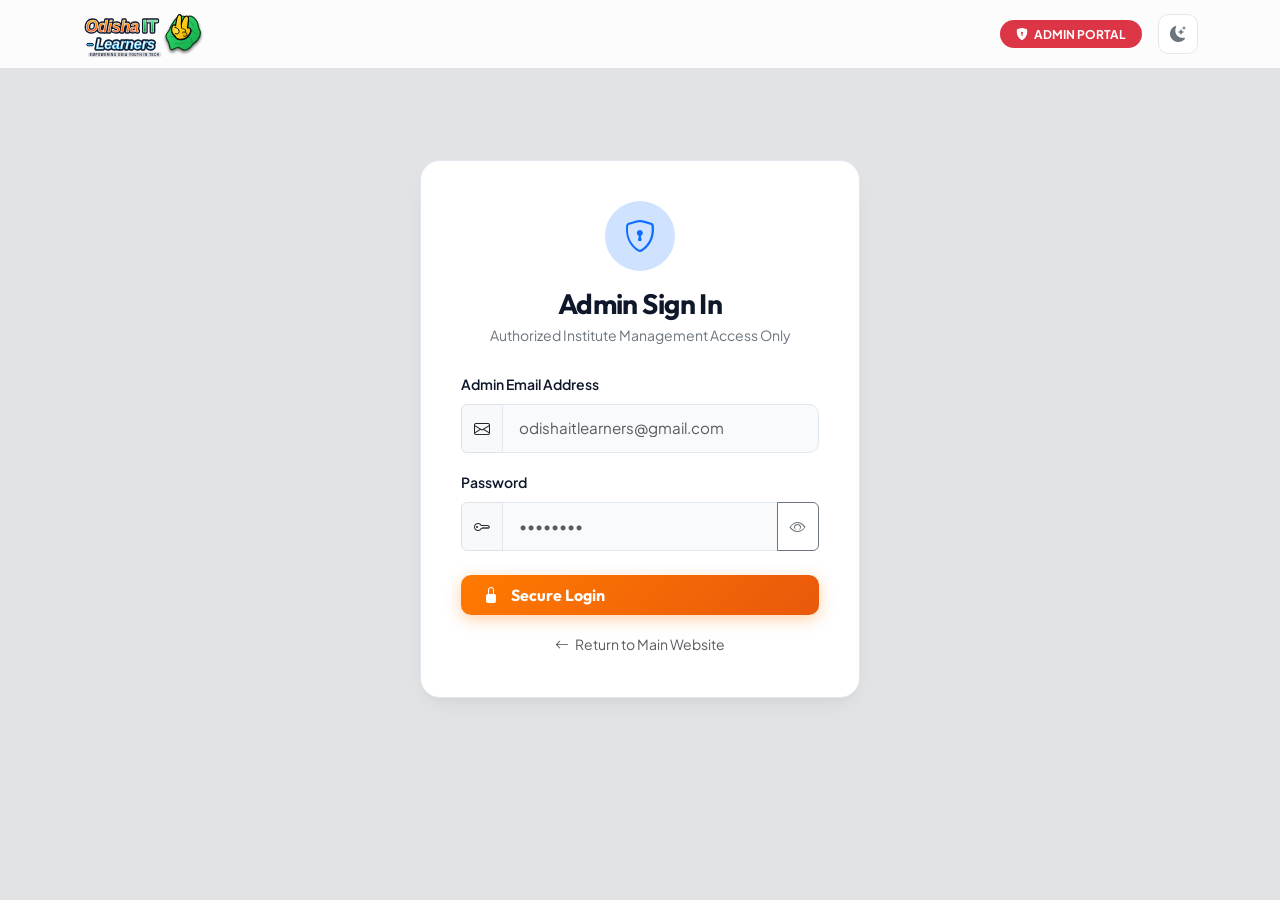
<file: admin.html>
<!DOCTYPE html>
<html lang="en" data-bs-theme="light">
<head>
  <meta charset="UTF-8">
  <meta name="viewport" content="width=device-width, initial-scale=1.0">
  <meta name="description" content="Odisha IT Learners - Admin Portal. Secure login for Batch Registration Details and Excel Lead Management.">
  <title>Admin Portal | Batch Registration Details - Odisha IT Learners</title>

  <!-- Favicon -->
  <link rel="icon" type="image/svg+xml" href="assets/images/logo.svg">

  <!-- Bootstrap 5.3 CSS -->
  <link href="https://cdn.jsdelivr.net/npm/bootstrap@5.3.3/dist/css/bootstrap.min.css" rel="stylesheet">
  <link rel="stylesheet" href="https://cdn.jsdelivr.net/npm/bootstrap-icons@1.11.3/font/bootstrap-icons.min.css">
  <link rel="stylesheet" href="css/style.css">

  <style>
    .admin-login-wrapper {
      min-height: 80vh;
      display: flex;
      align-items: center;
      justify-content: center;
    }
    .admin-card {
      background: var(--bg-surface);
      border: 1.5px solid var(--border-color);
      border-radius: 20px;
      box-shadow: var(--card-shadow);
      padding: 2.5rem;
      width: 100%;
      max-width: 440px;
    }
    .lead-table-wrapper {
      background: var(--bg-surface);
      border: 1px solid var(--border-color);
      border-radius: 16px;
      overflow: hidden;
      box-shadow: var(--card-shadow);
    }
    .table > :not(caption) > * > * {
      padding: 1rem 1.25rem;
      vertical-align: middle;
    }
  </style>
</head>
<body class="bg-secondary-subtle">

  <!-- ==========================================================================
       TOP ADMIN NAVBAR
       ========================================================================== -->
  <nav class="navbar navbar-expand-lg oit-navbar border-bottom">
    <div class="container">
      <a class="brand-logo-container" href="index.html">
        <img src="assets/images/logo.svg" alt="Odisha IT Learners" class="brand-logo-img">
      </a>
      <div class="d-flex align-items-center gap-2">
        <span class="badge bg-danger rounded-pill px-3 py-2 small fw-bold">
          <i class="bi bi-shield-lock-fill me-1"></i> ADMIN PORTAL
        </span>
        <button class="theme-toggle-btn ms-2" id="themeToggleBtn" title="Toggle Theme">
          <i class="bi bi-moon-stars-fill" id="themeIcon"></i>
        </button>
        <button class="btn btn-outline-danger btn-sm d-none" id="adminLogoutBtn">
          <i class="bi bi-box-arrow-right me-1"></i> Logout
        </button>
      </div>
    </div>
  </nav>

  <!-- ==========================================================================
       VIEW 1: ADMIN LOGIN SCREEN (CREDENTIALS: odishaitlearners@gmail.com / Oitl@123)
       ========================================================================== -->
  <main class="container admin-login-wrapper" id="adminLoginSection">
    <div class="admin-card">
      <div class="text-center mb-4">
        <div class="mx-auto mb-3 bg-primary-subtle text-primary rounded-circle d-flex align-items-center justify-content-center" style="width: 70px; height: 70px; font-size: 2rem;">
          <i class="bi bi-shield-lock"></i>
        </div>
        <h3 class="fw-bold mb-1">Admin Sign In</h3>
        <p class="text-secondary small mb-0">Authorized Institute Management Access Only</p>
      </div>

      <div id="loginAlertBox" class="alert alert-danger py-2 small d-none" role="alert">
        <i class="bi bi-exclamation-triangle-fill me-1"></i> Invalid Email or Password. Please try again.
      </div>

      <form id="adminLoginForm">
        <div class="mb-3">
          <label for="adminEmail" class="form-label fw-semibold small">Admin Email Address</label>
          <div class="input-group">
            <span class="input-group-text"><i class="bi bi-envelope"></i></span>
            <input type="email" class="form-control" id="adminEmail" placeholder="odishaitlearners@gmail.com" required autocomplete="username">
          </div>
        </div>

        <div class="mb-4">
          <label for="adminPassword" class="form-label fw-semibold small">Password</label>
          <div class="input-group">
            <span class="input-group-text"><i class="bi bi-key"></i></span>
            <input type="password" class="form-control" id="adminPassword" placeholder="••••••••" required autocomplete="current-password">
            <button class="btn btn-outline-secondary" type="button" id="togglePasswordBtn">
              <i class="bi bi-eye"></i>
            </button>
          </div>
        </div>

        <button type="submit" class="btn btn-oit-primary w-100 py-2 fw-bold">
          <i class="bi bi-lock-fill me-1"></i> Secure Login
        </button>

        <div class="text-center mt-3">
          <a href="index.html" class="text-muted small text-decoration-none">
            <i class="bi bi-arrow-left me-1"></i> Return to Main Website
          </a>
        </div>
      </form>
    </div>
  </main>

  <!-- ==========================================================================
       VIEW 2: PROTECTED BATCH REGISTRATION DETAILS (AUTHENTICATED ONLY)
       ========================================================================== -->
  <main class="container py-4 d-none" id="adminDashboardSection">
    
    <!-- Top Action Header -->
    <div class="d-flex flex-column flex-md-row justify-content-between align-items-md-center gap-3 mb-4">
      <div>
        <div class="d-flex align-items-center gap-2">
          <h2 class="fw-bold mb-0">Batch Registration Details</h2>
          <span class="badge bg-success" id="leadCounterBadge">0 Total Leads</span>
        </div>
        <p class="text-secondary small mb-0">Confidential student inquiry database for upcoming 26th October .NET & Angular batches.</p>
      </div>

      <div class="d-flex flex-wrap gap-2">
        <button type="button" class="btn btn-success fw-bold d-flex align-items-center gap-2 shadow-sm" id="adminExportCsvBtn">
          <i class="bi bi-file-earmark-excel-fill fs-5"></i> Export to Excel (.CSV)
        </button>
        <button type="button" class="btn btn-outline-secondary btn-sm" id="refreshLeadsBtn" title="Refresh Latest Data">
          <i class="bi bi-arrow-clockwise"></i> Refresh
        </button>
        <button type="button" class="btn btn-outline-danger btn-sm" id="clearLeadsBtn" title="Clear Sample Leads">
          <i class="bi bi-trash"></i>
        </button>
      </div>
    </div>

    <!-- Quick Stats Cards Row -->
    <div class="row g-3 mb-4">
      <div class="col-6 col-md-3">
        <div class="card p-3 border-0 shadow-sm rounded-3 bg-surface">
          <div class="text-muted small">Total Registrations</div>
          <div class="fs-3 fw-bold text-primary" id="statTotalCount">0</div>
        </div>
      </div>
      <div class="col-6 col-md-3">
        <div class="card p-3 border-0 shadow-sm rounded-3 bg-surface">
          <div class="text-muted small">.NET Full Stack (₹12k)</div>
          <div class="fs-3 fw-bold text-success" id="statDotnetCount">0</div>
        </div>
      </div>
      <div class="col-6 col-md-3">
        <div class="card p-3 border-0 shadow-sm rounded-3 bg-surface">
          <div class="text-muted small">Angular Specialist</div>
          <div class="fs-3 fw-bold text-warning" id="statAngularCount">0</div>
        </div>
      </div>
      <div class="col-6 col-md-3">
        <div class="card p-3 border-0 shadow-sm rounded-3 bg-surface">
          <div class="text-muted small">Today's New Leads</div>
          <div class="fs-3 fw-bold text-info" id="statTodayCount">0</div>
        </div>
      </div>
    </div>

    <!-- Filter & Search Controls -->
    <div class="card p-3 border-0 shadow-sm rounded-3 bg-surface mb-4">
      <div class="row g-3 align-items-center">
        <div class="col-md-5">
          <div class="input-group">
            <span class="input-group-text bg-transparent"><i class="bi bi-search"></i></span>
            <input type="text" class="form-control" id="searchLeadInput" placeholder="Search by Student Name, Phone, or Location...">
          </div>
        </div>
        <div class="col-md-4">
          <select class="form-select" id="filterCourseSelect">
            <option value="all">Filter by Program: All Courses</option>
            <option value=".NET Full Stack">.NET Full Stack</option>
            <option value="Angular">Angular Mastery</option>
            <option value=".NET with AI">.NET with AI</option>
            <option value="Azure">.NET Azure & DevOps</option>
          </select>
        </div>
        <div class="col-md-3">
          <select class="form-select" id="filterSlotSelect">
            <option value="all">Filter by Timing Slot</option>
            <option value="6:30 AM">6:30 AM – 7:30 AM</option>
            <option value="7:30 AM">7:30 AM – 8:30 AM</option>
            <option value="8:00 PM">8:00 PM – 9:00 PM</option>
            <option value="9:00 PM">9:00 PM – 10:00 PM</option>
          </select>
        </div>
      </div>
    </div>

    <!-- Leads Table -->
    <div class="lead-table-wrapper">
      <div class="table-responsive">
        <table class="table table-hover align-middle mb-0" id="leadsDataTable">
          <thead class="table-dark">
            <tr>
              <th scope="col">#</th>
              <th scope="col">Date & Time</th>
              <th scope="col">Student Name</th>
              <th scope="col">Mobile / WhatsApp</th>
              <th scope="col">Selected Course</th>
              <th scope="col">Timing Slot</th>
              <th scope="col">Location</th>
              <th scope="col" class="text-end">Quick Actions</th>
            </tr>
          </thead>
          <tbody id="leadsTableBody">
            <!-- Populated via JavaScript -->
          </tbody>
        </table>
      </div>

      <!-- Empty State -->
      <div class="text-center py-5 d-none" id="emptyLeadsMessage">
        <i class="bi bi-inbox text-muted display-4"></i>
        <h5 class="mt-2 text-secondary">No registrations found</h5>
        <p class="small text-muted mb-0">When students submit inquiries from their laptops or phones, they will appear here in real time.</p>
      </div>
    </div>

    <!-- Cloud Sync Notice Card for Owner -->
    <div class="card p-3 border-0 shadow-sm rounded-3 bg-surface mt-4">
      <div class="d-flex align-items-center gap-3">
        <i class="bi bi-cloud-check-fill text-success fs-2"></i>
        <div>
          <h6 class="fw-bold mb-1">Centralized Multi-Laptop Cloud Sync Enabled</h6>
          <p class="small text-secondary mb-0">
            All leads submitted by users from different laptops and mobile devices are centralized. Connect your free Google Sheet Webhook URL in <code>js/main.js</code> to mirror every entry into your Google Drive spreadsheet live!
          </p>
        </div>
      </div>
    </div>

  </main>

  <!-- Bootstrap 5.3 Bundle -->
  <script src="https://cdn.jsdelivr.net/npm/bootstrap@5.3.3/dist/js/bootstrap.bundle.min.js"></script>
  <script src="js/main.js"></script>
  <script src="js/admin.js"></script>
</body>
</html>
</file>
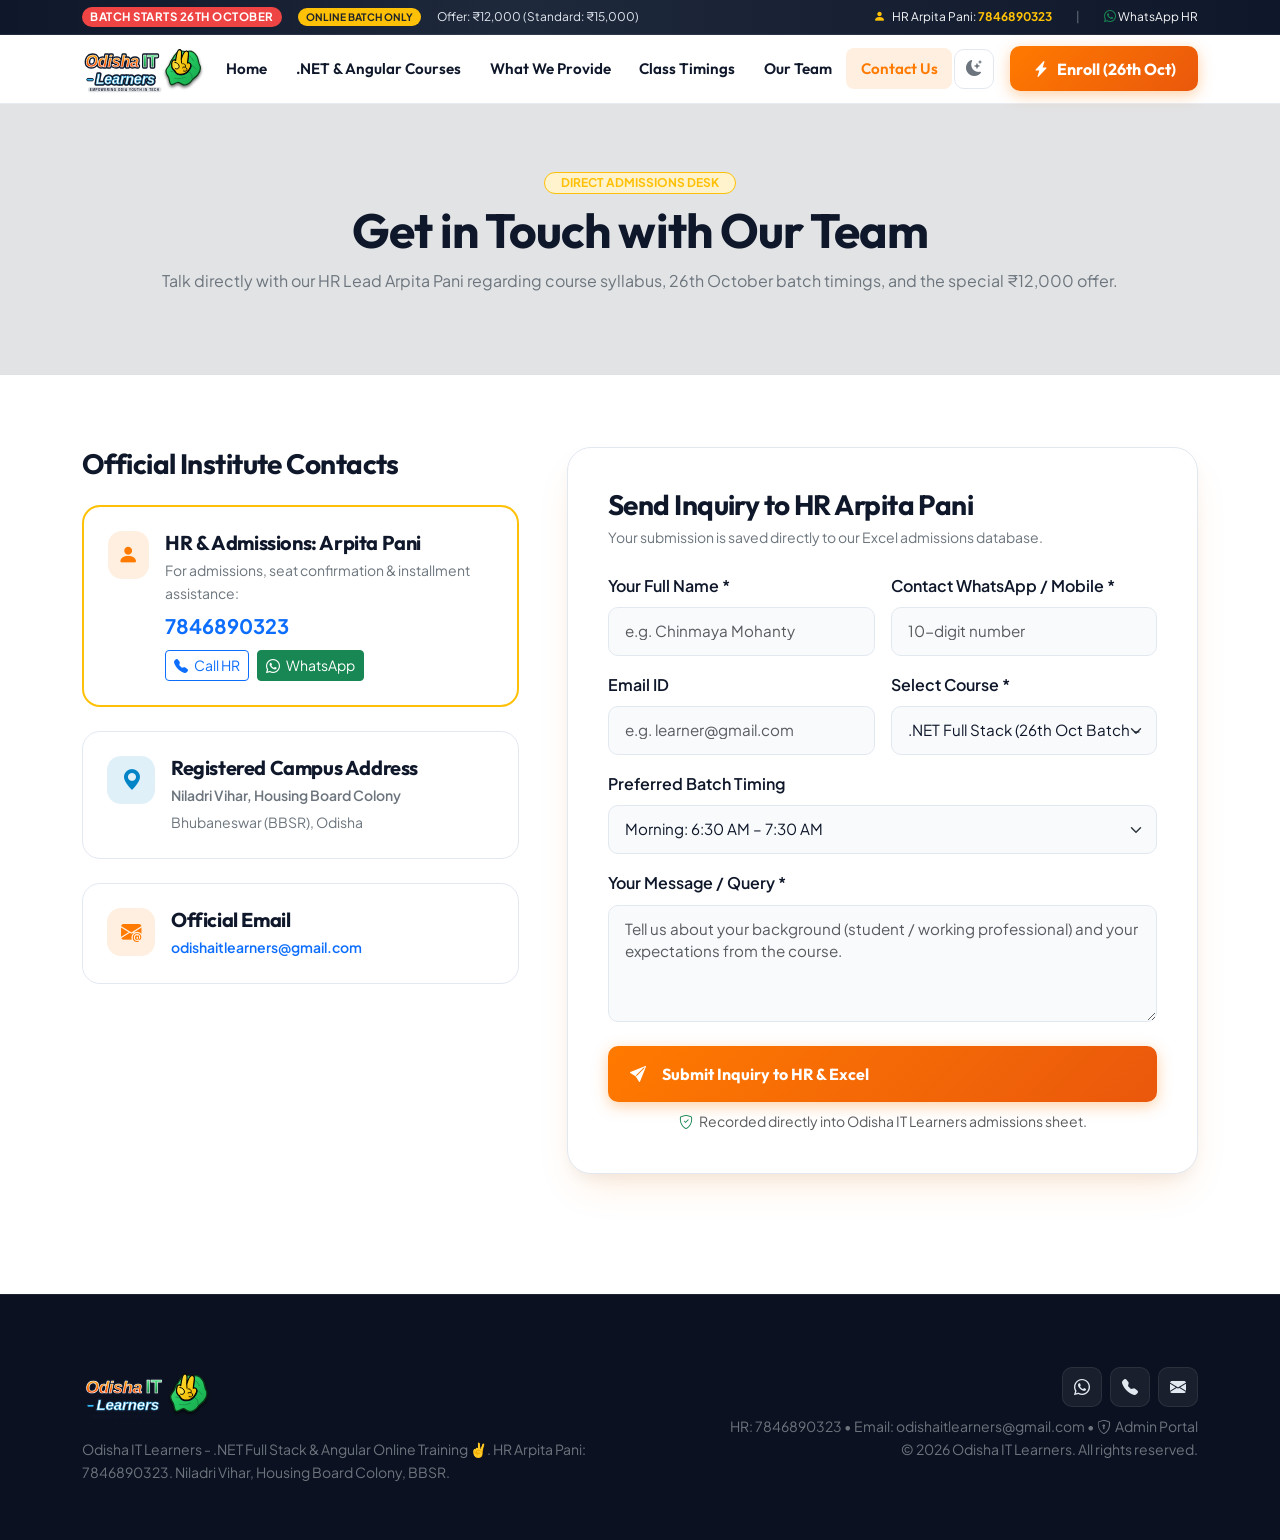
<file: contact.html>
<!DOCTYPE html>
<html lang="en" data-bs-theme="light">
<head>
  <meta charset="UTF-8">
  <meta name="viewport" content="width=device-width, initial-scale=1.0">
  <meta name="description" content="Contact Odisha IT Learners - HR Arpita Pani (7846890323). Technical Mentor (+91 8658754026). Niladri Vihar, Housing Board Colony, BBSR. 26th October Batch (Online Batch Only).">
  <title>Contact & Admissions | Odisha IT Learners (HR: 7846890323)</title>

  <link rel="icon" type="image/svg+xml" href="assets/images/logo.svg">
  <link href="https://cdn.jsdelivr.net/npm/bootstrap@5.3.3/dist/css/bootstrap.min.css" rel="stylesheet">
  <link rel="stylesheet" href="https://cdn.jsdelivr.net/npm/bootstrap-icons@1.11.3/font/bootstrap-icons.min.css">
  <link rel="stylesheet" href="css/style.css">
</head>
<body>

  <!-- Top Announcement Bar -->
  <header class="top-announcement-bar d-none d-md-block">
    <div class="container">
      <div class="d-flex justify-content-between align-items-center">
        <div class="d-flex align-items-center gap-3">
          <span class="badge badge-live rounded-pill px-2 py-1">BATCH STARTS 26TH OCTOBER</span>
          <span class="badge bg-warning text-dark fw-bold rounded-pill px-2 py-1">ONLINE BATCH ONLY</span>
          <span class="small">Offer: ₹12,000 (Standard: ₹15,000)</span>
        </div>
        <div class="d-flex align-items-center gap-4 small">
          <span class="text-light">
            <i class="bi bi-person-fill text-warning me-1"></i> HR Arpita Pani: 
            <a href="tel:7846890323" class="text-warning fw-bold text-decoration-none">7846890323</a>
          </span>
          <span class="text-secondary">|</span>
          <a href="https://wa.me/917846890323" target="_blank" class="text-light text-decoration-none">
            <i class="bi bi-whatsapp text-success"></i> WhatsApp HR
          </a>
        </div>
      </div>
    </div>
  </header>

  <!-- Navigation Bar -->
  <nav class="navbar navbar-expand-lg oit-navbar">
    <div class="container">
      <a class="brand-logo-container" href="index.html">
        <img src="assets/images/logo.svg" alt="Odisha IT Learners" class="brand-logo-img">
      </a>

      <div class="d-flex align-items-center gap-2 d-lg-none">
        <button class="theme-toggle-btn" onclick="document.getElementById('themeToggleBtn').click()">
          <i class="bi bi-moon-stars-fill"></i>
        </button>
        <button class="navbar-toggler border-0 shadow-none" type="button" data-bs-toggle="collapse" data-bs-target="#mainNavbar">
          <span class="navbar-toggler-icon"></span>
        </button>
      </div>

      <div class="collapse navbar-collapse" id="mainNavbar">
        <ul class="navbar-nav mx-auto mb-2 mb-lg-0">
          <li class="nav-item"><a class="nav-link" href="index.html">Home</a></li>
          <li class="nav-item"><a class="nav-link" href="courses.html">.NET & Angular Courses</a></li>
          <li class="nav-item"><a class="nav-link" href="index.html#whatWeProvideSection">What We Provide</a></li>
          <li class="nav-item"><a class="nav-link" href="index.html#timingSection">Class Timings</a></li>
          <li class="nav-item"><a class="nav-link" href="index.html#teamSection">Our Team</a></li>
          <li class="nav-item"><a class="nav-link active" href="contact.html">Contact Us</a></li>
        </ul>

        <div class="d-flex align-items-center gap-3">
          <button class="theme-toggle-btn d-none d-lg-flex" id="themeToggleBtn" title="Toggle Light/Dark Theme">
            <i class="bi bi-moon-stars-fill" id="themeIcon"></i>
          </button>
          <a href="index.html#inquirySection" class="btn btn-oit-primary">
            <i class="bi bi-lightning-charge-fill"></i> Enroll (26th Oct)
          </a>
        </div>
      </div>
    </div>
  </nav>

  <!-- Page Header -->
  <section class="py-5 bg-secondary-subtle border-bottom">
    <div class="container text-center py-3">
      <span class="badge rounded-pill bg-warning-subtle text-warning border border-warning px-3 py-1 fw-bold text-uppercase">Direct Admissions Desk</span>
      <h1 class="display-5 fw-bold mt-2">Get in Touch with Our Team</h1>
      <p class="text-secondary max-w-700 mx-auto">Talk directly with our HR Lead Arpita Pani regarding course syllabus, 26th October batch timings, and the special ₹12,000 offer.</p>
    </div>
  </section>

  <!-- Contact Details Grid -->
  <section class="py-5">
    <div class="container py-4">
      <div class="row g-5">
        
        <!-- Info Cards -->
        <div class="col-lg-5">
          <h3 class="fw-bold mb-4">Official Institute Contacts</h3>

          <div class="d-flex flex-column gap-4">
            <!-- HR Contact Card -->
            <div class="feature-card p-4 border-warning" style="border-width: 2px;">
              <div class="d-flex gap-3">
                <div class="feature-icon-wrapper feature-icon-orange mb-0" style="width: 48px; height: 48px; font-size: 1.3rem;">
                  <i class="bi bi-person-fill"></i>
                </div>
                <div>
                  <h5 class="fw-bold mb-1">HR & Admissions: Arpita Pani</h5>
                  <p class="text-secondary small mb-1">For admissions, seat confirmation & installment assistance:</p>
                  <p class="mb-2">
                    <a href="tel:7846890323" class="fw-bold text-decoration-none fs-5 text-primary">7846890323</a>
                  </p>
                  <div class="d-flex gap-2">
                    <a href="tel:7846890323" class="btn btn-sm btn-outline-primary"><i class="bi bi-telephone-fill me-1"></i> Call HR</a>
                    <a href="https://wa.me/917846890323?text=Hello%20Arpita%20Ma'am%20(HR),%20I%20want%20information%20about%20the%2026th%20October%20.NET%20batch" target="_blank" class="btn btn-sm btn-success"><i class="bi bi-whatsapp me-1"></i> WhatsApp</a>
                  </div>
                </div>
              </div>
            </div>



            <!-- Office Address -->
            <div class="feature-card p-4">
              <div class="d-flex gap-3">
                <div class="feature-icon-wrapper feature-icon-blue mb-0" style="width: 48px; height: 48px; font-size: 1.3rem;">
                  <i class="bi bi-geo-alt-fill"></i>
                </div>
                <div>
                  <h5 class="fw-bold mb-1">Registered Campus Address</h5>
                  <p class="text-secondary small mb-1 fw-semibold text-primary">Niladri Vihar, Housing Board Colony</p>
                  <p class="text-secondary small mb-0">Bhubaneswar (BBSR), Odisha</p>
                </div>
              </div>
            </div>

            <!-- Official Email -->
            <div class="feature-card p-4">
              <div class="d-flex gap-3">
                <div class="feature-icon-wrapper feature-icon-orange mb-0" style="width: 48px; height: 48px; font-size: 1.3rem;">
                  <i class="bi bi-envelope-at-fill"></i>
                </div>
                <div>
                  <h5 class="fw-bold mb-1">Official Email</h5>
                  <p class="text-secondary small mb-0"><a href="mailto:odishaitlearners@gmail.com" class="fw-semibold text-decoration-none text-primary">odishaitlearners@gmail.com</a></p>
                </div>
              </div>
            </div>
          </div>
        </div>

        <!-- Contact Form (Auto-Saves to Excel) -->
        <div class="col-lg-7">
          <div class="inquiry-card">
            <h3 class="fw-bold mb-1">Send Inquiry to HR Arpita Pani</h3>
            <p class="text-secondary small mb-4">Your submission is saved directly to our Excel admissions database.</p>

            <form id="contactPageForm">
              <div class="row g-3">
                <div class="col-md-6">
                  <label class="form-label fw-semibold">Your Full Name *</label>
                  <input type="text" class="form-control" required placeholder="e.g. Chinmaya Mohanty" id="cpName">
                </div>
                <div class="col-md-6">
                  <label class="form-label fw-semibold">Contact WhatsApp / Mobile *</label>
                  <input type="tel" class="form-control" required placeholder="10-digit number" id="cpPhone">
                </div>
                <div class="col-md-6">
                  <label class="form-label fw-semibold">Email ID</label>
                  <input type="email" class="form-control" placeholder="e.g. learner@gmail.com" id="cpEmail">
                </div>
                <div class="col-md-6">
                  <label class="form-label fw-semibold">Select Course *</label>
                  <select class="form-select" id="cpCourse">
                    <option>.NET Full Stack (26th Oct Batch - ₹12,000 Offer)</option>
                    <option>Angular Mastery Course (1.5 Months - ₹3,500)</option>
                    <option>.NET with AI (Semantic Kernel & Azure OpenAI)</option>
                    <option>.NET with Azure Cloud & DevOps</option>
                  </select>
                </div>
                <div class="col-12">
                  <label class="form-label fw-semibold">Preferred Batch Timing</label>
                  <select class="form-select" id="cpSlot">
                    <option>Morning: 6:30 AM – 7:30 AM</option>
                    <option>Morning: 7:30 AM – 8:30 AM</option>
                    <option>Night: 8:00 PM – 9:00 PM</option>
                    <option>Night: 9:00 PM – 10:00 PM</option>
                  </select>
                </div>
                <div class="col-12">
                  <label class="form-label fw-semibold">Your Message / Query *</label>
                  <textarea class="form-control" rows="4" placeholder="Tell us about your background (student / working professional) and your expectations from the course." required id="cpMsg"></textarea>
                </div>
                <div class="col-12 mt-4">
                  <button type="submit" class="btn btn-oit-primary w-100 py-3">
                    <i class="bi bi-send-fill me-2"></i> Submit Inquiry to HR & Excel
                  </button>
                  <div class="text-center text-muted small mt-2">
                    <i class="bi bi-shield-check text-success me-1"></i> Recorded directly into Odisha IT Learners admissions sheet.
                  </div>
                </div>
              </div>
            </form>
          </div>
        </div>

      </div>
    </div>
  </section>

  <!-- Footer -->
  <footer class="oit-footer mt-5">
    <div class="container">
      <div class="row g-4 mb-4">
        <div class="col-lg-6">
          <img src="assets/images/logo-dark.svg" alt="Odisha IT Learners" class="brand-logo-img mb-3" style="height: 55px;">
          <p class="small text-secondary mb-0">
            Odisha IT Learners - .NET Full Stack & Angular Online Training ✌️. HR Arpita Pani: 7846890323. Niladri Vihar, Housing Board Colony, BBSR.
          </p>
        </div>
        <div class="col-lg-6 text-lg-end">
          <div class="d-flex justify-content-lg-end gap-2 mb-2">
            <a href="https://wa.me/917846890323" target="_blank" class="social-icon-btn"><i class="bi bi-whatsapp"></i></a>
            <a href="tel:7846890323" class="social-icon-btn"><i class="bi bi-telephone-fill"></i></a>
            <a href="mailto:odishaitlearners@gmail.com" class="social-icon-btn"><i class="bi bi-envelope-fill"></i></a>
          </div>
          <p class="small text-secondary mb-0">HR: 7846890323 • Email: odishaitlearners@gmail.com • <a href="admin.html" class="text-secondary text-decoration-none"><i class="bi bi-shield-lock me-1"></i>Admin Portal</a></p>
          <p class="small text-secondary mb-0">© 2026 Odisha IT Learners. All rights reserved.</p>
        </div>
      </div>
    </div>
  </footer>

  <script src="https://cdn.jsdelivr.net/npm/bootstrap@5.3.3/dist/js/bootstrap.bundle.min.js"></script>
  <script src="js/main.js"></script>
  <script>
    document.getElementById('contactPageForm')?.addEventListener('submit', (e) => {
      e.preventDefault();
      const lead = {
        date: new Date().toLocaleString('en-IN'),
        name: document.getElementById('cpName')?.value || 'Student',
        phone: document.getElementById('cpPhone')?.value || '',
        email: document.getElementById('cpEmail')?.value || 'N/A',
        course: document.getElementById('cpCourse')?.value || '.NET Full Stack',
        slot: document.getElementById('cpSlot')?.value || '6:30 AM',
        mode: 'Online Batch Only',
        location: 'Contact Page Inquiry'
      };
      saveLeadToExcelStorage(lead);
      showToast('Saved to Excel', 'Your inquiry has been recorded in our Excel sheet! HR Arpita Pani (7846890323) will call you shortly.', 'success');
      e.target.reset();
    });
  </script>
</body>
</html>
</file>
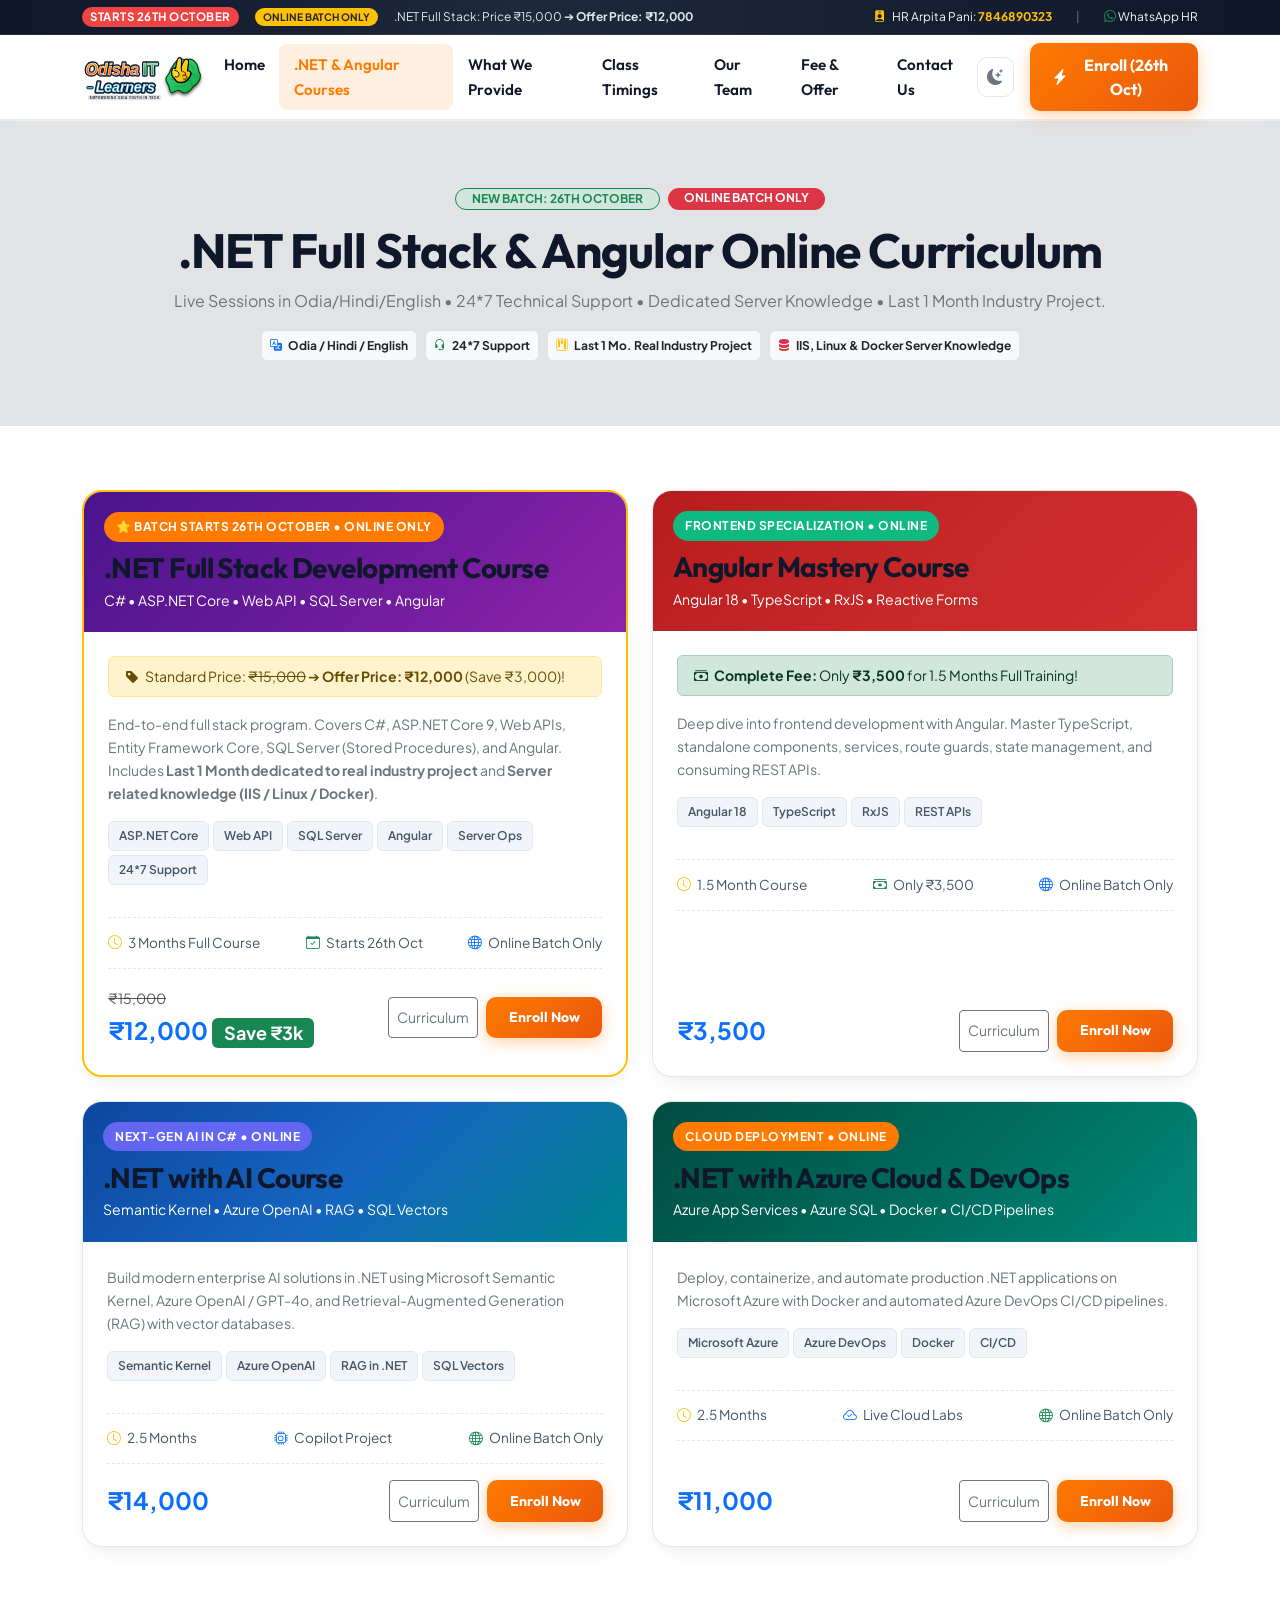
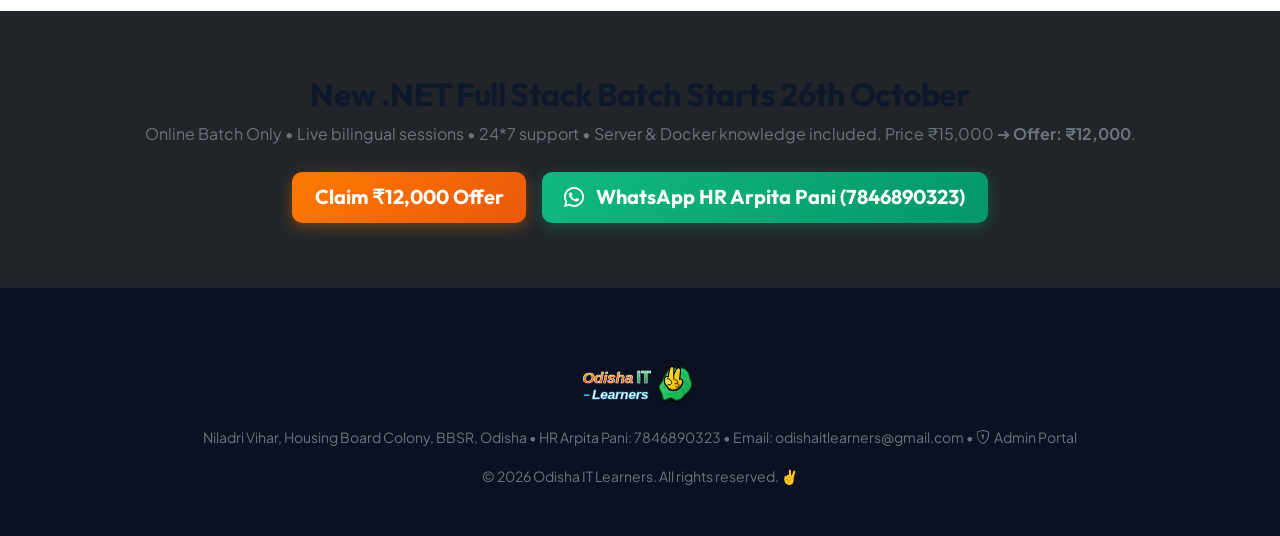
<file: courses.html>
<!DOCTYPE html>
<html lang="en" data-bs-theme="light">
<head>
  <meta charset="UTF-8">
  <meta name="viewport" content="width=device-width, initial-scale=1.0">
  <meta name="description" content="All .NET & Angular Programs - Odisha IT Learners. New .NET Full Stack Batch Starts 26th October (Online Batch Only). Original Price ₹15,000, Offer Price ₹12,000. HR Arpita Pani: 7846890323.">
  <title>.NET & Angular Programs | Odisha IT Learners (Starts 26th Oct)</title>

  <link rel="icon" type="image/svg+xml" href="assets/images/logo.svg">
  <link href="https://cdn.jsdelivr.net/npm/bootstrap@5.3.3/dist/css/bootstrap.min.css" rel="stylesheet">
  <link rel="stylesheet" href="https://cdn.jsdelivr.net/npm/bootstrap-icons@1.11.3/font/bootstrap-icons.min.css">
  <link rel="stylesheet" href="css/style.css">
</head>
<body>

  <!-- Top Announcement Bar -->
  <header class="top-announcement-bar d-none d-md-block">
    <div class="container">
      <div class="d-flex justify-content-between align-items-center">
        <div class="d-flex align-items-center gap-3">
          <span class="badge badge-live rounded-pill px-2 py-1">STARTS 26TH OCTOBER</span>
          <span class="badge bg-warning text-dark fw-bold rounded-pill px-2 py-1">ONLINE BATCH ONLY</span>
          <span class="small">.NET Full Stack: Price ₹15,000 ➔ <strong>Offer Price: ₹12,000</strong></span>
        </div>
        <div class="d-flex align-items-center gap-4 small">
          <span class="text-light">
            <i class="bi bi-person-badge-fill text-warning me-1"></i> HR Arpita Pani: 
            <a href="tel:7846890323" class="text-warning fw-bold text-decoration-none">7846890323</a>
          </span>
          <span class="text-secondary">|</span>
          <a href="https://wa.me/917846890323" target="_blank" class="text-light text-decoration-none">
            <i class="bi bi-whatsapp text-success"></i> WhatsApp HR
          </a>
        </div>
      </div>
    </div>
  </header>

  <!-- Navbar -->
  <nav class="navbar navbar-expand-lg oit-navbar">
    <div class="container">
      <a class="brand-logo-container" href="index.html">
        <img src="assets/images/logo.svg" alt="Odisha IT Learners" class="brand-logo-img">
      </a>

      <div class="d-flex align-items-center gap-2 d-lg-none">
        <button class="theme-toggle-btn" onclick="document.getElementById('themeToggleBtn').click()">
          <i class="bi bi-moon-stars-fill"></i>
        </button>
        <button class="navbar-toggler border-0 shadow-none" type="button" data-bs-toggle="collapse" data-bs-target="#mainNavbar">
          <span class="navbar-toggler-icon"></span>
        </button>
      </div>

      <div class="collapse navbar-collapse" id="mainNavbar">
        <ul class="navbar-nav mx-auto mb-2 mb-lg-0">
          <li class="nav-item"><a class="nav-link" href="index.html">Home</a></li>
          <li class="nav-item"><a class="nav-link active" href="courses.html">.NET & Angular Courses</a></li>
          <li class="nav-item"><a class="nav-link" href="index.html#whatWeProvideSection">What We Provide</a></li>
          <li class="nav-item"><a class="nav-link" href="index.html#timingSection">Class Timings</a></li>
          <li class="nav-item"><a class="nav-link" href="index.html#teamSection">Our Team</a></li>
          <li class="nav-item"><a class="nav-link" href="index.html#calculatorSection">Fee & Offer</a></li>
          <li class="nav-item"><a class="nav-link" href="contact.html">Contact Us</a></li>
        </ul>

        <div class="d-flex align-items-center gap-3">
          <button class="theme-toggle-btn d-none d-lg-flex" id="themeToggleBtn" title="Toggle Light/Dark Theme">
            <i class="bi bi-moon-stars-fill" id="themeIcon"></i>
          </button>
          <a href="index.html#inquirySection" class="btn btn-oit-primary">
            <i class="bi bi-lightning-charge-fill"></i> Enroll (26th Oct)
          </a>
        </div>
      </div>
    </div>
  </nav>

  <!-- Hero Header -->
  <section class="py-5 bg-secondary-subtle border-bottom">
    <div class="container text-center py-3">
      <div class="d-inline-flex gap-2 mb-2">
        <span class="badge rounded-pill bg-success-subtle text-success border border-success px-3 py-1 fw-bold text-uppercase">New Batch: 26th October</span>
        <span class="badge bg-danger text-white rounded-pill px-3 py-1 fw-bold">ONLINE BATCH ONLY</span>
      </div>
      <h1 class="display-5 fw-bold mt-1">.NET Full Stack & Angular Online Curriculum</h1>
      <p class="text-secondary max-w-700 mx-auto">Live Sessions in Odia/Hindi/English • 24*7 Technical Support • Dedicated Server Knowledge • Last 1 Month Industry Project.</p>
      
      <!-- Key Features Badge Row -->
      <div class="d-flex flex-wrap justify-content-center gap-2 mt-3">
        <span class="badge bg-light text-dark border p-2"><i class="bi bi-translate text-primary me-1"></i> Odia / Hindi / English</span>
        <span class="badge bg-light text-dark border p-2"><i class="bi bi-headset text-success me-1"></i> 24*7 Support</span>
        <span class="badge bg-light text-dark border p-2"><i class="bi bi-kanban text-warning me-1"></i> Last 1 Mo. Real Industry Project</span>
        <span class="badge bg-light text-dark border p-2"><i class="bi bi-server text-danger me-1"></i> IIS, Linux & Docker Server Knowledge</span>
      </div>
    </div>
  </section>

  <!-- Courses Grid Section -->
  <section class="py-5">
    <div class="container py-3">
      <div class="row g-4" id="courseCardGrid">
        
        <!-- Track 1: .NET Full Stack Development Course -->
        <div class="col-md-6 col-lg-6 course-item-col" data-category="fullstack">
          <div class="course-card border-warning" style="border-width: 2px;">
            <div class="course-banner java-fullstack text-white" style="background: linear-gradient(135deg, #4A148C 0%, #6A1B9A 50%, #8E24AA 100%);">
              <span class="course-badge-top badge-trending">⭐ Batch Starts 26th October • Online Only</span>
              <div>
                <h3 class="fw-bold mb-1">.NET Full Stack Development Course</h3>
                <div class="small opacity-90">C# • ASP.NET Core • Web API • SQL Server • Angular</div>
              </div>
            </div>
            <div class="course-card-body">
              <div class="alert alert-warning py-2 px-3 small mb-3">
                <i class="bi bi-tag-fill me-1"></i> Standard Price: <span class="text-decoration-line-through">₹15,000</span> ➔ <strong>Offer Price: ₹12,000</strong> (Save ₹3,000)!
              </div>

              <p class="text-secondary small mb-3">
                End-to-end full stack program. Covers C#, ASP.NET Core 9, Web APIs, Entity Framework Core, SQL Server (Stored Procedures), and Angular. Includes <strong>Last 1 Month dedicated to real industry project</strong> and <strong>Server related knowledge (IIS / Linux / Docker)</strong>.
              </p>
              <div class="course-tags-wrapper d-flex flex-wrap gap-1 mb-3">
                <span class="course-tech-tag">ASP.NET Core</span>
                <span class="course-tech-tag">Web API</span>
                <span class="course-tech-tag">SQL Server</span>
                <span class="course-tech-tag">Angular</span>
                <span class="course-tech-tag">Server Ops</span>
                <span class="course-tech-tag">24*7 Support</span>
              </div>
              <div class="course-meta-row">
                <span><i class="bi bi-clock me-1 text-warning"></i> 3 Months Full Course</span>
                <span><i class="bi bi-calendar-check me-1 text-success"></i> Starts 26th Oct</span>
                <span><i class="bi bi-globe me-1 text-primary"></i> Online Batch Only</span>
              </div>
              <div class="d-flex align-items-center justify-content-between mt-auto">
                <div>
                  <span class="text-decoration-line-through text-muted small">₹15,000</span>
                  <div class="fw-bold fs-4 text-primary">₹12,000 <span class="badge bg-success small">Save ₹3k</span></div>
                </div>
                <div class="d-flex gap-2">
                  <button class="btn btn-sm btn-outline-secondary" data-bs-toggle="modal" data-bs-target="#syllabusDetailModal" data-course-key="dotnet-fullstack">Curriculum</button>
                  <a href="index.html#inquirySection" class="btn btn-sm btn-oit-primary">Enroll Now</a>
                </div>
              </div>
            </div>
          </div>
        </div>

        <!-- Track 2: Angular Mastery Course -->
        <div class="col-md-6 col-lg-6 course-item-col" data-category="angular">
          <div class="course-card">
            <div class="course-banner fs-web text-white" style="background: linear-gradient(135deg, #B71C1C 0%, #C62828 50%, #D32F2F 100%);">
              <span class="course-badge-top badge-popular">Frontend Specialization • Online</span>
              <div>
                <h3 class="fw-bold mb-1">Angular Mastery Course</h3>
                <div class="small opacity-90">Angular 18 • TypeScript • RxJS • Reactive Forms</div>
              </div>
            </div>
            <div class="course-card-body">
              <div class="alert alert-success py-2 px-3 small mb-3">
                <i class="bi bi-cash-stack me-1"></i> <strong>Complete Fee:</strong> Only <strong>₹3,500</strong> for 1.5 Months Full Training!
              </div>

              <p class="text-secondary small mb-3">Deep dive into frontend development with Angular. Master TypeScript, standalone components, services, route guards, state management, and consuming REST APIs.</p>
              <div class="course-tags-wrapper d-flex flex-wrap gap-1 mb-3">
                <span class="course-tech-tag">Angular 18</span>
                <span class="course-tech-tag">TypeScript</span>
                <span class="course-tech-tag">RxJS</span>
                <span class="course-tech-tag">REST APIs</span>
              </div>
              <div class="course-meta-row">
                <span><i class="bi bi-clock me-1 text-warning"></i> 1.5 Month Course</span>
                <span><i class="bi bi-cash-stack me-1 text-success"></i> Only ₹3,500</span>
                <span><i class="bi bi-globe me-1 text-primary"></i> Online Batch Only</span>
              </div>
              <div class="d-flex align-items-center justify-content-between mt-auto">
                <div class="fw-bold fs-4 text-primary">₹3,500</div>
                <div class="d-flex gap-2">
                  <button class="btn btn-sm btn-outline-secondary" data-bs-toggle="modal" data-bs-target="#syllabusDetailModal" data-course-key="angular-mastery">Curriculum</button>
                  <a href="index.html#inquirySection" class="btn btn-sm btn-oit-primary">Enroll Now</a>
                </div>
              </div>
            </div>
          </div>
        </div>

        <!-- Track 3: .NET with AI Course -->
        <div class="col-md-6 col-lg-6 course-item-col" data-category="ai">
          <div class="course-card">
            <div class="course-banner data-ai text-white" style="background: linear-gradient(135deg, #0D47A1 0%, #1565C0 50%, #00838F 100%);">
              <span class="course-badge-top badge-highdemand">Next-Gen AI in C# • Online</span>
              <div>
                <h3 class="fw-bold mb-1">.NET with AI Course</h3>
                <div class="small opacity-90">Semantic Kernel • Azure OpenAI • RAG • SQL Vectors</div>
              </div>
            </div>
            <div class="course-card-body">
              <p class="text-secondary small mb-3">Build modern enterprise AI solutions in .NET using Microsoft Semantic Kernel, Azure OpenAI / GPT-4o, and Retrieval-Augmented Generation (RAG) with vector databases.</p>
              <div class="course-tags-wrapper d-flex flex-wrap gap-1 mb-3">
                <span class="course-tech-tag">Semantic Kernel</span>
                <span class="course-tech-tag">Azure OpenAI</span>
                <span class="course-tech-tag">RAG in .NET</span>
                <span class="course-tech-tag">SQL Vectors</span>
              </div>
              <div class="course-meta-row">
                <span><i class="bi bi-clock me-1 text-warning"></i> 2.5 Months</span>
                <span><i class="bi bi-cpu me-1 text-primary"></i> Copilot Project</span>
                <span><i class="bi bi-globe me-1 text-success"></i> Online Batch Only</span>
              </div>
              <div class="d-flex align-items-center justify-content-between mt-auto">
                <div class="fw-bold fs-4 text-primary">₹14,000</div>
                <div class="d-flex gap-2">
                  <button class="btn btn-sm btn-outline-secondary" data-bs-toggle="modal" data-bs-target="#syllabusDetailModal" data-course-key="dotnet-ai">Curriculum</button>
                  <a href="index.html#inquirySection" class="btn btn-sm btn-oit-primary">Enroll Now</a>
                </div>
              </div>
            </div>
          </div>
        </div>

        <!-- Track 4: .NET with Azure Cloud & DevOps -->
        <div class="col-md-6 col-lg-6 course-item-col" data-category="azure">
          <div class="course-card">
            <div class="course-banner cloud-devops text-white" style="background: linear-gradient(135deg, #004D40 0%, #00695C 50%, #00897B 100%);">
              <span class="course-badge-top badge-trending">Cloud Deployment • Online</span>
              <div>
                <h3 class="fw-bold mb-1">.NET with Azure Cloud & DevOps</h3>
                <div class="small opacity-90">Azure App Services • Azure SQL • Docker • CI/CD Pipelines</div>
              </div>
            </div>
            <div class="course-card-body">
              <p class="text-secondary small mb-3">Deploy, containerize, and automate production .NET applications on Microsoft Azure with Docker and automated Azure DevOps CI/CD pipelines.</p>
              <div class="course-tags-wrapper d-flex flex-wrap gap-1 mb-3">
                <span class="course-tech-tag">Microsoft Azure</span>
                <span class="course-tech-tag">Azure DevOps</span>
                <span class="course-tech-tag">Docker</span>
                <span class="course-tech-tag">CI/CD</span>
              </div>
              <div class="course-meta-row">
                <span><i class="bi bi-clock me-1 text-warning"></i> 2.5 Months</span>
                <span><i class="bi bi-cloud-check me-1 text-primary"></i> Live Cloud Labs</span>
                <span><i class="bi bi-globe me-1 text-success"></i> Online Batch Only</span>
              </div>
              <div class="d-flex align-items-center justify-content-between mt-auto">
                <div class="fw-bold fs-4 text-primary">₹11,000</div>
                <div class="d-flex gap-2">
                  <button class="btn btn-sm btn-outline-secondary" data-bs-toggle="modal" data-bs-target="#syllabusDetailModal" data-course-key="dotnet-azure">Curriculum</button>
                  <a href="index.html#inquirySection" class="btn btn-sm btn-oit-primary">Enroll Now</a>
                </div>
              </div>
            </div>
          </div>
        </div>

      </div>

      <!-- Syllabus Modal -->
      <div class="modal fade" id="syllabusDetailModal" tabindex="-1" aria-hidden="true">
        <div class="modal-dialog modal-dialog-centered modal-lg">
          <div class="modal-content border-0 shadow-lg">
            <div class="modal-header bg-dark text-white border-0">
              <div>
                <h5 class="modal-title fw-bold" id="modalSyllabusTitle">Course Curriculum</h5>
                <div class="small text-secondary">.NET & Angular Specialized Modules • Online Batch Only</div>
              </div>
              <button type="button" class="btn-close btn-close-white" data-bs-dismiss="modal"></button>
            </div>
            <div class="modal-body p-4">
              <div class="row g-3 mb-4">
                <div class="col-sm-6">
                  <div class="p-3 bg-light rounded border">
                    <div class="text-muted small">Duration & Details:</div>
                    <div class="fw-bold text-primary" id="modalSyllabusDuration">3 Months Full Course</div>
                  </div>
                </div>
                <div class="col-sm-6">
                  <div class="p-3 bg-light rounded border">
                    <div class="text-muted small">Batch Mode:</div>
                    <div class="fw-bold text-success" id="modalSyllabusPrereq">Online Batch Only • 4 Flexible Slots</div>
                  </div>
                </div>
              </div>
              <h6 class="fw-bold mb-3">Modules Covered:</h6>
              <ul class="list-group list-group-flush mb-4" id="modalSyllabusModules"></ul>
            </div>
            <div class="modal-footer border-0 bg-light">
              <button type="button" class="btn btn-secondary" data-bs-dismiss="modal">Close</button>
              <button type="button" class="btn btn-oit-primary" id="downloadSyllabusPdfBtn">Download PDF</button>
            </div>
          </div>
        </div>
      </div>

    </div>
  </section>

  <!-- CTA Banner -->
  <section class="py-5 bg-dark text-white text-center">
    <div class="container py-3">
      <h2 class="fw-bold mb-2">New .NET Full Stack Batch Starts 26th October</h2>
      <p class="text-secondary max-w-700 mx-auto mb-4">Online Batch Only • Live bilingual sessions • 24*7 support • Server & Docker knowledge included. Price ₹15,000 ➔ <strong>Offer: ₹12,000</strong>.</p>
      <div class="d-flex justify-content-center gap-3">
        <a href="index.html#inquirySection" class="btn btn-oit-primary btn-lg">Claim ₹12,000 Offer</a>
        <a href="https://wa.me/917846890323" target="_blank" class="btn btn-oit-secondary btn-lg"><i class="bi bi-whatsapp me-1"></i> WhatsApp HR Arpita Pani (7846890323)</a>
      </div>
    </div>
  </section>

  <!-- Footer -->
  <footer class="oit-footer">
    <div class="container text-center small text-secondary">
      <img src="assets/images/logo-dark.svg" alt="Odisha IT Learners" class="brand-logo-img mb-3" style="height: 50px;">
      <p>Niladri Vihar, Housing Board Colony, BBSR, Odisha • HR Arpita Pani: 7846890323 • Email: odishaitlearners@gmail.com • <a href="admin.html" class="text-secondary text-decoration-none"><i class="bi bi-shield-lock me-1"></i>Admin Portal</a></p>
      <p>© 2026 Odisha IT Learners. All rights reserved. ✌️</p>
    </div>
  </footer>

  <script src="https://cdn.jsdelivr.net/npm/bootstrap@5.3.3/dist/js/bootstrap.bundle.min.js"></script>
  <script src="js/main.js"></script>
</body>
</html>
</file>
<file: css/style.css>
/* ==========================================================================
   ODISHA IT LEARNERS - Official Enterprise Web Portal Stylesheet
   Crafted with Senior UI/UX Standards: High Performance, Mobile-First, Accessible
   ========================================================================== */

@import url('https://fonts.googleapis.com/css2?family=Outfit:wght@400;500;600;700;800;900&family=Plus+Jakarta+Sans:ital,wght@0,300;0,400;0,500;0,600;0,700;0,800;1,400&display=swap');

:root {
  /* Brand Palette */
  --oit-orange: #FF7A00;
  --oit-orange-dark: #EA580C;
  --oit-orange-light: #FF9E40;
  --oit-orange-soft: rgba(255, 122, 0, 0.12);
  --oit-green: #10B981;
  --oit-green-dark: #059669;
  --oit-green-light: #34D399;
  --oit-green-soft: rgba(16, 185, 129, 0.12);
  --oit-blue: #0284C7;
  --oit-blue-soft: rgba(2, 132, 199, 0.12);

  /* Light Mode Theme */
  --bg-primary: #FFFFFF;
  --bg-secondary: #F8FAFC;
  --bg-surface: #FFFFFF;
  --bg-surface-elevated: #FFFFFF;
  --bg-contrast: #0F172A;
  --text-primary: #0F172A;
  --text-secondary: #475569;
  --text-muted: #64748B;
  --border-color: #E2E8F0;
  --border-focus: #FF7A00;
  --card-shadow: 0 10px 30px -10px rgba(15, 23, 42, 0.08), 0 4px 6px -2px rgba(15, 23, 42, 0.03);
  --card-shadow-hover: 0 20px 40px -12px rgba(255, 122, 0, 0.16), 0 8px 16px -4px rgba(15, 23, 42, 0.06);
  --glass-bg: rgba(255, 255, 255, 0.88);
  --glass-border: rgba(226, 232, 240, 0.8);
  --badge-bg: #F1F5F9;

  /* Typography */
  --font-heading: 'Outfit', sans-serif;
  --font-body: 'Plus Jakarta Sans', sans-serif;

  /* Transitions */
  --transition-fast: 0.2s cubic-bezier(0.4, 0, 0.2, 1);
  --transition-smooth: 0.35s cubic-bezier(0.16, 1, 0.3, 1);
}

/* Dark Mode Theme */
[data-bs-theme="dark"] {
  --bg-primary: #090D16;
  --bg-secondary: #0F172A;
  --bg-surface: #131D31;
  --bg-surface-elevated: #1E293B;
  --bg-contrast: #F8FAFC;
  --text-primary: #F8FAFC;
  --text-secondary: #94A3B8;
  --text-muted: #64748B;
  --border-color: rgba(255, 255, 255, 0.08);
  --border-focus: #FF7A00;
  --card-shadow: 0 10px 30px -10px rgba(0, 0, 0, 0.5);
  --card-shadow-hover: 0 20px 45px -10px rgba(255, 122, 0, 0.25);
  --glass-bg: rgba(15, 23, 42, 0.85);
  --glass-border: rgba(255, 255, 255, 0.1);
  --badge-bg: rgba(255, 255, 255, 0.05);
}

/* Base Elements */
body {
  font-family: var(--font-body);
  background-color: var(--bg-primary);
  color: var(--text-primary);
  line-height: 1.65;
  overflow-x: hidden;
  transition: background-color var(--transition-smooth), color var(--transition-smooth);
}

h1, h2, h3, h4, h5, h6, .font-heading {
  font-family: var(--font-heading);
  font-weight: 700;
  color: var(--text-primary);
  letter-spacing: -0.02em;
}

/* Announcement Header Bar */
.top-announcement-bar {
  background: linear-gradient(90deg, #0F172A 0%, #1E293B 40%, #0F172A 100%);
  color: #E2E8F0;
  font-size: 0.85rem;
  padding: 7px 0;
  border-bottom: 1px solid rgba(255, 255, 255, 0.08);
}

.top-announcement-bar .badge-live {
  background: #EF4444;
  color: white;
  animation: pulse-live 2s infinite;
  font-size: 0.72rem;
  font-weight: 700;
  letter-spacing: 0.5px;
}

@keyframes pulse-live {
  0% { opacity: 1; transform: scale(1); }
  50% { opacity: 0.6; transform: scale(0.96); }
  100% { opacity: 1; transform: scale(1); }
}

/* Navbar */
.oit-navbar {
  background: var(--glass-bg);
  backdrop-filter: blur(16px);
  -webkit-backdrop-filter: blur(16px);
  border-bottom: 1px solid var(--glass-border);
  position: sticky;
  top: 0;
  z-index: 1030;
  transition: all var(--transition-smooth);
}

.oit-navbar.scrolled {
  box-shadow: 0 10px 25px -5px rgba(0, 0, 0, 0.1);
}

.brand-logo-container {
  display: flex;
  align-items: center;
  gap: 12px;
  text-decoration: none;
}

.brand-logo-img {
  height: 52px;
  width: auto;
  transition: transform var(--transition-fast);
}

.brand-logo-container:hover .brand-logo-img {
  transform: scale(1.03);
}

.nav-link {
  font-family: var(--font-heading);
  font-weight: 600;
  color: var(--text-primary) !important;
  font-size: 0.95rem;
  padding: 0.5rem 0.9rem !important;
  border-radius: 8px;
  transition: all var(--transition-fast);
}

.nav-link:hover, .nav-link.active {
  color: var(--oit-orange) !important;
  background-color: var(--oit-orange-soft);
}

/* Custom Buttons */
.btn-oit-primary {
  background: linear-gradient(135deg, var(--oit-orange) 0%, var(--oit-orange-dark) 100%);
  color: #FFFFFF !important;
  font-family: var(--font-heading);
  font-weight: 700;
  padding: 0.65rem 1.4rem;
  border-radius: 10px;
  border: none;
  box-shadow: 0 4px 15px rgba(255, 122, 0, 0.35);
  transition: all var(--transition-fast);
  display: inline-flex;
  align-items: center;
  gap: 8px;
}

.btn-oit-primary:hover {
  transform: translateY(-2px);
  box-shadow: 0 8px 24px rgba(255, 122, 0, 0.45);
  background: linear-gradient(135deg, #FF8E24 0%, var(--oit-orange) 100%);
}

.btn-oit-secondary {
  background: linear-gradient(135deg, var(--oit-green) 0%, var(--oit-green-dark) 100%);
  color: #FFFFFF !important;
  font-family: var(--font-heading);
  font-weight: 700;
  padding: 0.65rem 1.4rem;
  border-radius: 10px;
  border: none;
  box-shadow: 0 4px 15px rgba(16, 185, 129, 0.3);
  transition: all var(--transition-fast);
  display: inline-flex;
  align-items: center;
  gap: 8px;
}

.btn-oit-secondary:hover {
  transform: translateY(-2px);
  box-shadow: 0 8px 24px rgba(16, 185, 129, 0.4);
}

.btn-oit-outline {
  border: 1.5px solid var(--border-color);
  color: var(--text-primary);
  background: var(--bg-surface);
  font-family: var(--font-heading);
  font-weight: 600;
  padding: 0.65rem 1.35rem;
  border-radius: 10px;
  transition: all var(--transition-fast);
}

.btn-oit-outline:hover {
  border-color: var(--oit-orange);
  color: var(--oit-orange);
  background: var(--oit-orange-soft);
  transform: translateY(-2px);
}

/* Theme Switcher Toggle */
.theme-toggle-btn {
  width: 40px;
  height: 40px;
  border-radius: 10px;
  display: flex;
  align-items: center;
  justify-content: center;
  background: var(--bg-surface);
  border: 1.5px solid var(--border-color);
  color: var(--text-primary);
  cursor: pointer;
  transition: all var(--transition-fast);
}

.theme-toggle-btn:hover {
  border-color: var(--oit-orange);
  color: var(--oit-orange);
}

/* Hero Section */
.hero-section {
  position: relative;
  padding: 4.5rem 0 5rem;
  background: radial-gradient(circle at 10% 20%, rgba(255, 122, 0, 0.08) 0%, transparent 40%),
              radial-gradient(circle at 90% 80%, rgba(16, 185, 129, 0.08) 0%, transparent 45%),
              var(--bg-primary);
  overflow: hidden;
}

.hero-pill-badge {
  display: inline-flex;
  align-items: center;
  gap: 8px;
  padding: 6px 14px;
  border-radius: 999px;
  background: var(--oit-orange-soft);
  color: var(--oit-orange-dark);
  border: 1px solid rgba(255, 122, 0, 0.3);
  font-size: 0.85rem;
  font-weight: 700;
  margin-bottom: 1.25rem;
}

[data-bs-theme="dark"] .hero-pill-badge {
  color: var(--oit-orange-light);
}

.hero-title {
  font-size: clamp(2.3rem, 5vw, 3.8rem);
  font-weight: 900;
  line-height: 1.15;
  margin-bottom: 1.25rem;
}

.text-gradient-orange {
  background: linear-gradient(135deg, #FF8A00 0%, #FF5500 100%);
  -webkit-background-clip: text;
  -webkit-text-fill-color: transparent;
}

.text-gradient-green {
  background: linear-gradient(135deg, #10B981 0%, #059669 100%);
  -webkit-background-clip: text;
  -webkit-text-fill-color: transparent;
}

.hero-description {
  font-size: 1.12rem;
  color: var(--text-secondary);
  max-width: 580px;
  margin-bottom: 2rem;
}

/* Hero Interactive Card / Code Terminal Preview */
.hero-preview-window {
  background: var(--bg-surface);
  border: 1px solid var(--border-color);
  border-radius: 20px;
  box-shadow: var(--card-shadow-hover);
  overflow: hidden;
  position: relative;
}

.terminal-header {
  background: #0B1120;
  padding: 12px 18px;
  display: flex;
  align-items: center;
  justify-content: space-between;
}

.terminal-dots {
  display: flex;
  gap: 6px;
}

.terminal-dot {
  width: 11px;
  height: 11px;
  border-radius: 50%;
}

.terminal-dot.red { background: #EF4444; }
.terminal-dot.yellow { background: #F59E0B; }
.terminal-dot.green { background: #10B981; }

.terminal-title {
  font-size: 0.8rem;
  color: #94A3B8;
  font-family: monospace;
}

.hero-preview-body {
  padding: 1.5rem;
}

/* Floating Status Pills */
.floating-stat-pill {
  position: absolute;
  background: var(--bg-surface);
  border: 1px solid var(--border-color);
  border-radius: 12px;
  padding: 10px 16px;
  box-shadow: 0 10px 25px rgba(0, 0, 0, 0.12);
  display: flex;
  align-items: center;
  gap: 12px;
  z-index: 5;
  animation: floatSlow 4s ease-in-out infinite;
}

.floating-pill-1 {
  bottom: 12px;
  left: -20px;
}

.floating-pill-2 {
  top: 25px;
  right: -15px;
  animation-delay: 2s;
}

@keyframes floatSlow {
  0%, 100% { transform: translateY(0); }
  50% { transform: translateY(-8px); }
}

/* Trust / Hiring Partners Bar */
.hiring-partners-strip {
  background: var(--bg-secondary);
  border-top: 1px solid var(--border-color);
  border-bottom: 1px solid var(--border-color);
  padding: 2.2rem 0;
}

.partner-logo-badge {
  font-family: var(--font-heading);
  font-weight: 800;
  font-size: 1.15rem;
  color: var(--text-muted);
  padding: 10px 20px;
  border-radius: 8px;
  background: var(--bg-surface);
  border: 1px solid var(--border-color);
  display: inline-flex;
  align-items: center;
  gap: 8px;
  opacity: 0.85;
  transition: all var(--transition-fast);
}

.partner-logo-badge:hover {
  opacity: 1;
  color: var(--oit-orange);
  border-color: var(--oit-orange);
  transform: translateY(-2px);
}

/* Stats Counter Section */
.stats-section {
  padding: 3rem 0;
  background: var(--bg-surface);
  border-bottom: 1px solid var(--border-color);
}

.stat-item {
  text-align: center;
  padding: 1.5rem;
}

.stat-number {
  font-size: 2.8rem;
  font-weight: 900;
  font-family: var(--font-heading);
  color: var(--oit-orange);
  line-height: 1;
  margin-bottom: 0.5rem;
}

.stat-label {
  font-size: 0.95rem;
  color: var(--text-secondary);
  font-weight: 600;
}

/* Feature Cards */
.feature-card {
  background: var(--bg-surface);
  border: 1px solid var(--border-color);
  border-radius: 18px;
  padding: 2rem;
  height: 100%;
  transition: all var(--transition-smooth);
  position: relative;
  overflow: hidden;
}

.feature-card:hover {
  transform: translateY(-6px);
  box-shadow: var(--card-shadow-hover);
  border-color: rgba(255, 122, 0, 0.4);
}

.feature-icon-wrapper {
  width: 58px;
  height: 58px;
  border-radius: 14px;
  display: flex;
  align-items: center;
  justify-content: center;
  font-size: 1.6rem;
  margin-bottom: 1.5rem;
}

.feature-icon-orange {
  background: var(--oit-orange-soft);
  color: var(--oit-orange);
}

.feature-icon-green {
  background: var(--oit-green-soft);
  color: var(--oit-green);
}

.feature-icon-blue {
  background: var(--oit-blue-soft);
  color: var(--oit-blue);
}

/* Course Cards */
.course-card {
  background: var(--bg-surface);
  border: 1px solid var(--border-color);
  border-radius: 20px;
  overflow: hidden;
  height: 100%;
  display: flex;
  flex-direction: column;
  transition: all var(--transition-smooth);
  box-shadow: var(--card-shadow);
}

.course-card:hover {
  transform: translateY(-8px);
  box-shadow: var(--card-shadow-hover);
  border-color: rgba(255, 122, 0, 0.5);
}

.course-banner {
  height: 140px;
  position: relative;
  padding: 1.25rem;
  display: flex;
  flex-direction: column;
  justify-content: space-between;
  background-size: cover;
  background-position: center;
}

.course-banner.fs-web {
  background: linear-gradient(135deg, #1E1B4B 0%, #312E81 50%, #4338CA 100%);
}

.course-banner.data-ai {
  background: linear-gradient(135deg, #064E3B 0%, #065F46 50%, #047857 100%);
}

.course-banner.cloud-devops {
  background: linear-gradient(135deg, #0C4A6E 0%, #0369A1 50%, #0284C7 100%);
}

.course-banner.java-fullstack {
  background: linear-gradient(135deg, #7C2D12 0%, #9A3412 50%, #C2410C 100%);
}

.course-banner.python-ai {
  background: linear-gradient(135deg, #1E293B 0%, #0F172A 100%);
}

.course-banner.qa-testing {
  background: linear-gradient(135deg, #4C1D95 0%, #5B21B6 100%);
}

.course-badge-top {
  align-self: flex-start;
  padding: 5px 12px;
  border-radius: 999px;
  font-size: 0.75rem;
  font-weight: 700;
  text-transform: uppercase;
  letter-spacing: 0.5px;
}

.badge-trending {
  background: #FF7A00;
  color: #FFFFFF;
}

.badge-popular {
  background: #10B981;
  color: #FFFFFF;
}

.badge-highdemand {
  background: #6366F1;
  color: #FFFFFF;
}

.course-card-body {
  padding: 1.5rem;
  flex-grow: 1;
  display: flex;
  flex-direction: column;
}

.course-tech-tag {
  font-size: 0.75rem;
  padding: 4px 10px;
  border-radius: 6px;
  background: var(--badge-bg);
  color: var(--text-secondary);
  border: 1px solid var(--border-color);
  font-weight: 600;
}

.course-meta-row {
  display: flex;
  align-items: center;
  justify-content: space-between;
  padding: 0.85rem 0;
  border-top: 1px dashed var(--border-color);
  border-bottom: 1px dashed var(--border-color);
  margin: 1rem 0;
  font-size: 0.85rem;
  color: var(--text-secondary);
}

/* Learning Roadmap Steps */
.roadmap-step-card {
  background: var(--bg-surface);
  border: 1px solid var(--border-color);
  border-radius: 16px;
  padding: 1.75rem;
  position: relative;
  transition: all var(--transition-fast);
}

.roadmap-step-card:hover {
  border-color: var(--oit-green);
  box-shadow: 0 10px 25px rgba(16, 185, 129, 0.15);
}

.roadmap-number-badge {
  width: 42px;
  height: 42px;
  border-radius: 12px;
  background: var(--oit-orange);
  color: white;
  font-weight: 800;
  font-size: 1.2rem;
  display: flex;
  align-items: center;
  justify-content: center;
  margin-bottom: 1rem;
}

/* EMI & Fee Calculator Card */
.calculator-box {
  background: var(--bg-surface);
  border: 1px solid var(--border-color);
  border-radius: 24px;
  padding: 2.5rem;
  box-shadow: var(--card-shadow);
}

.emi-display-card {
  background: linear-gradient(135deg, #0F172A 0%, #1E293B 100%);
  color: white;
  border-radius: 20px;
  padding: 2rem;
  text-align: center;
}

/* Testimonial Cards */
.testimonial-card {
  background: var(--bg-surface);
  border: 1px solid var(--border-color);
  border-radius: 20px;
  padding: 2rem;
  height: 100%;
  box-shadow: var(--card-shadow);
  display: flex;
  flex-direction: column;
  justify-content: space-between;
  transition: transform var(--transition-fast);
}

.testimonial-card:hover {
  transform: translateY(-5px);
  border-color: var(--oit-orange);
}

.student-avatar {
  width: 52px;
  height: 52px;
  border-radius: 50%;
  border: 2px solid var(--oit-orange);
  object-fit: cover;
}

.placement-salary-badge {
  background: rgba(16, 185, 129, 0.15);
  color: var(--oit-green);
  font-weight: 700;
  font-size: 0.8rem;
  padding: 4px 10px;
  border-radius: 6px;
  border: 1px solid rgba(16, 185, 129, 0.3);
}

/* Accordion FAQ */
.oit-accordion .accordion-item {
  background: var(--bg-surface);
  border: 1px solid var(--border-color);
  margin-bottom: 12px;
  border-radius: 14px !important;
  overflow: hidden;
}

.oit-accordion .accordion-button {
  font-family: var(--font-heading);
  font-weight: 700;
  font-size: 1.05rem;
  background: var(--bg-surface);
  color: var(--text-primary);
  padding: 1.25rem 1.5rem;
  box-shadow: none !important;
}

.oit-accordion .accordion-button:not(.collapsed) {
  color: var(--oit-orange);
  background: var(--oit-orange-soft);
}

/* Lead Contact Form */
.inquiry-card {
  background: var(--bg-surface);
  border: 1.5px solid var(--border-color);
  border-radius: 24px;
  padding: 2.5rem;
  box-shadow: var(--card-shadow-hover);
}

.form-control, .form-select {
  background-color: var(--bg-secondary);
  border: 1.5px solid var(--border-color);
  color: var(--text-primary);
  border-radius: 10px;
  padding: 0.75rem 1rem;
  font-size: 0.95rem;
  transition: all var(--transition-fast);
}

.form-control:focus, .form-select:focus {
  background-color: var(--bg-surface);
  border-color: var(--oit-orange);
  box-shadow: 0 0 0 4px var(--oit-orange-soft);
  color: var(--text-primary);
}

/* Footer */
.oit-footer {
  background: #0B1120;
  color: #94A3B8;
  padding: 4.5rem 0 2rem;
  border-top: 1px solid rgba(255, 255, 255, 0.08);
}

.oit-footer h5 {
  color: #FFFFFF;
  font-size: 1.15rem;
  margin-bottom: 1.25rem;
}

.footer-link {
  color: #94A3B8;
  text-decoration: none;
  display: block;
  margin-bottom: 0.75rem;
  transition: all var(--transition-fast);
  font-size: 0.95rem;
}

.footer-link:hover {
  color: var(--oit-orange);
  transform: translateX(4px);
}

.social-icon-btn {
  width: 40px;
  height: 40px;
  border-radius: 10px;
  background: rgba(255, 255, 255, 0.06);
  display: inline-flex;
  align-items: center;
  justify-content: center;
  color: #E2E8F0;
  text-decoration: none;
  transition: all var(--transition-fast);
  border: 1px solid rgba(255, 255, 255, 0.08);
}

.social-icon-btn:hover {
  background: var(--oit-orange);
  color: white;
  transform: translateY(-3px);
}

/* Floating Actions Bar */
.floating-action-container {
  position: fixed;
  bottom: 24px;
  right: 24px;
  display: flex;
  flex-direction: column;
  gap: 12px;
  z-index: 1040;
}

.floating-whatsapp-btn {
  width: 54px;
  height: 54px;
  border-radius: 50%;
  background: #25D366;
  color: white;
  display: flex;
  align-items: center;
  justify-content: center;
  font-size: 1.8rem;
  box-shadow: 0 10px 25px rgba(37, 211, 102, 0.45);
  transition: all var(--transition-fast);
  text-decoration: none;
}

.floating-whatsapp-btn:hover {
  transform: scale(1.1);
  color: white;
  box-shadow: 0 14px 30px rgba(37, 211, 102, 0.6);
}

.back-to-top-btn {
  width: 48px;
  height: 48px;
  border-radius: 50%;
  background: var(--bg-surface);
  border: 1px solid var(--border-color);
  color: var(--text-primary);
  display: flex;
  align-items: center;
  justify-content: center;
  font-size: 1.2rem;
  box-shadow: 0 6px 15px rgba(0, 0, 0, 0.15);
  cursor: pointer;
  opacity: 0;
  visibility: hidden;
  transition: all var(--transition-fast);
}

.back-to-top-btn.visible {
  opacity: 1;
  visibility: visible;
}

.back-to-top-btn:hover {
  background: var(--oit-orange);
  color: white;
  border-color: var(--oit-orange);
  transform: translateY(-3px);
}

/* Interactive Toast Notification */
.oit-toast-container {
  position: fixed;
  top: 24px;
  right: 24px;
  z-index: 1090;
}

/* Responsive tweaks */
@media (max-width: 991px) {
  .hero-section {
    padding: 3rem 0 4rem;
  }
  .hero-preview-window {
    margin-top: 2.5rem;
  }
  .floating-pill-1, .floating-pill-2 {
    display: none;
  }
}

@media (max-width: 576px) {
  .stat-number {
    font-size: 2.2rem;
  }
  .inquiry-card, .calculator-box {
    padding: 1.5rem;
  }
}
</file>
